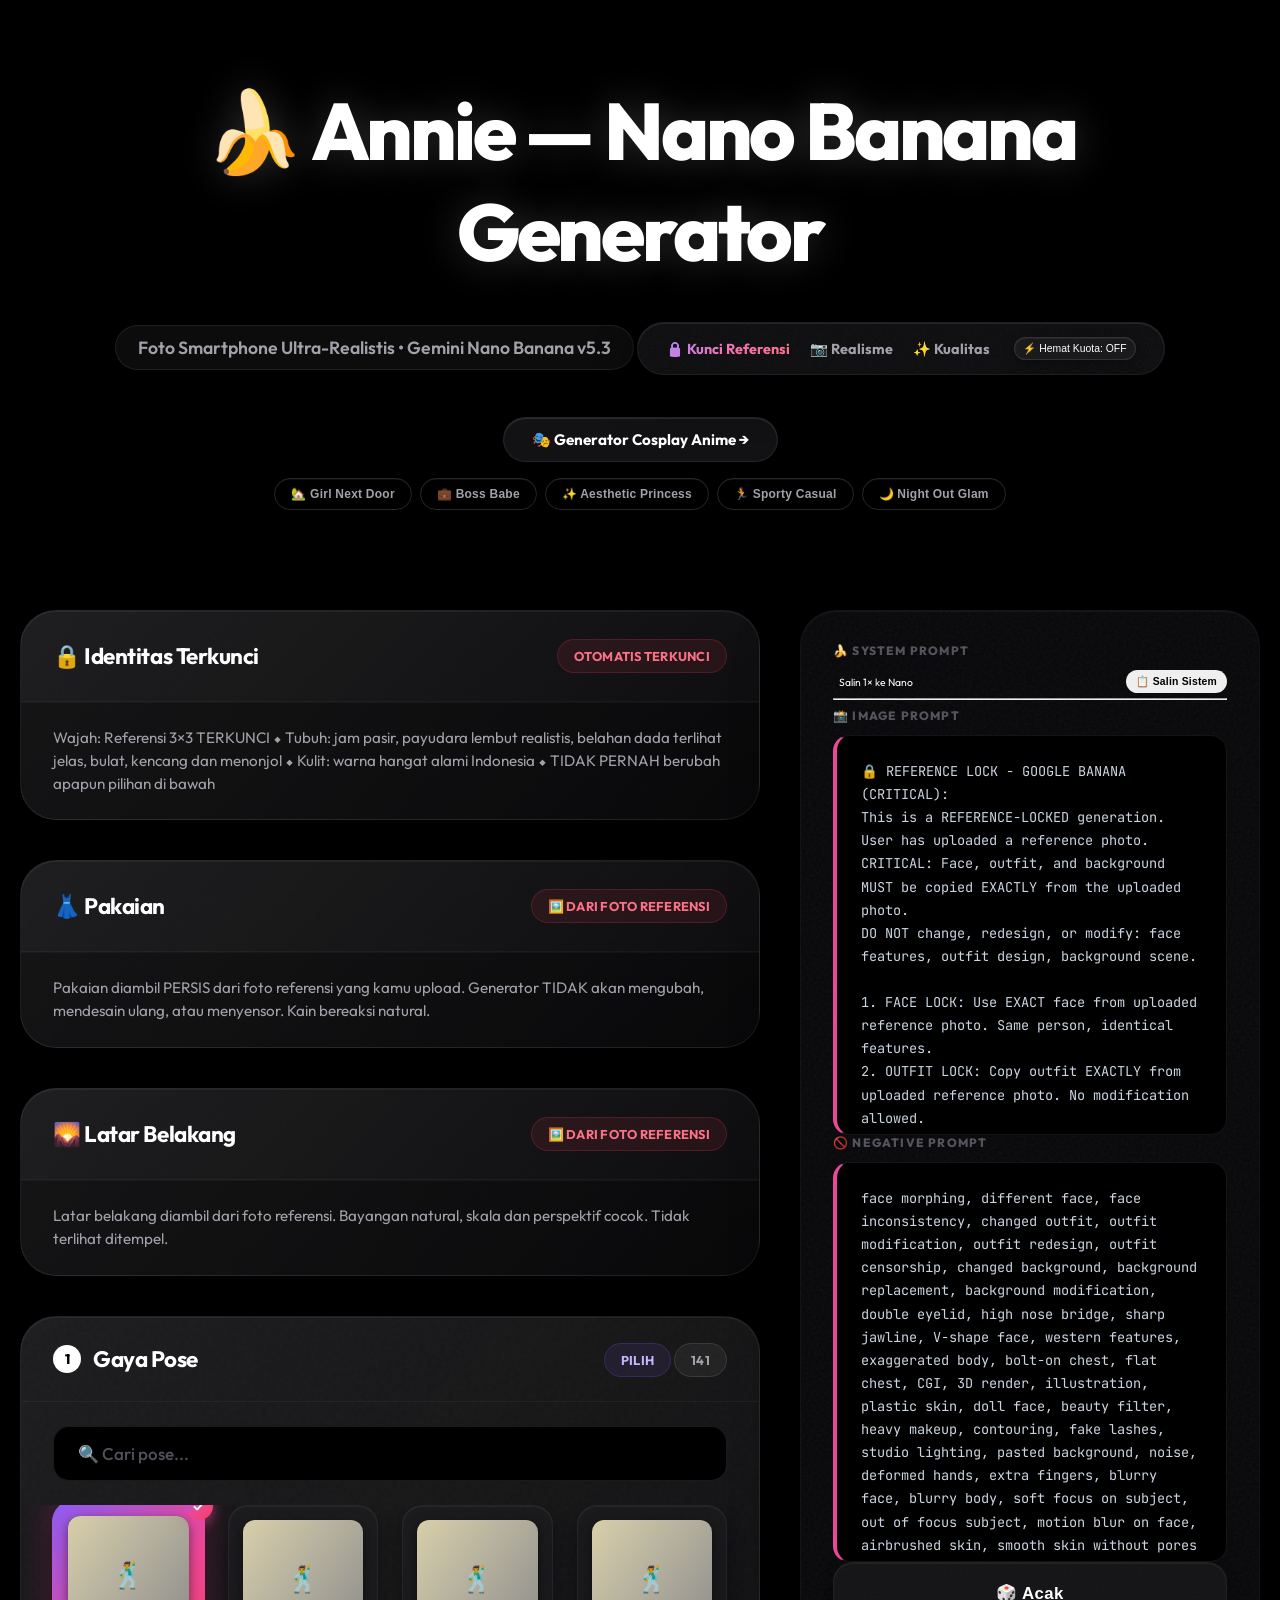
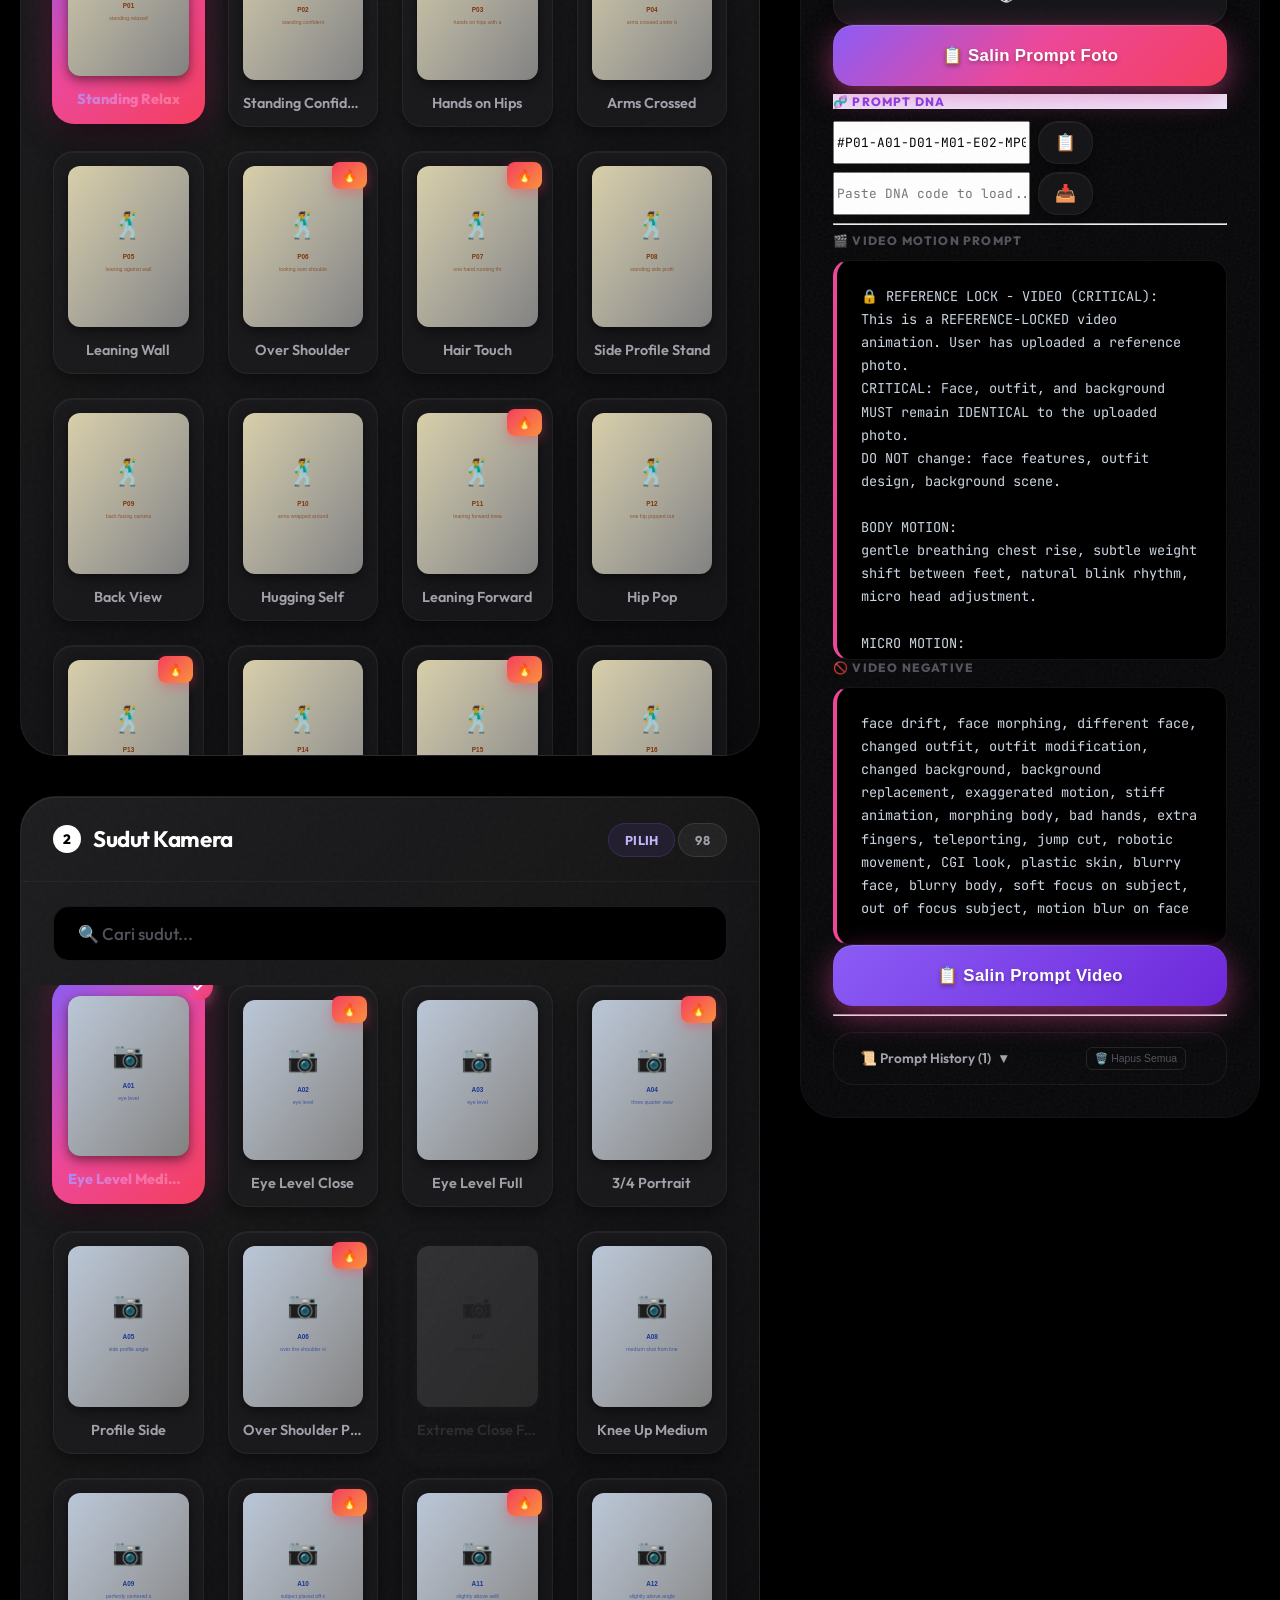
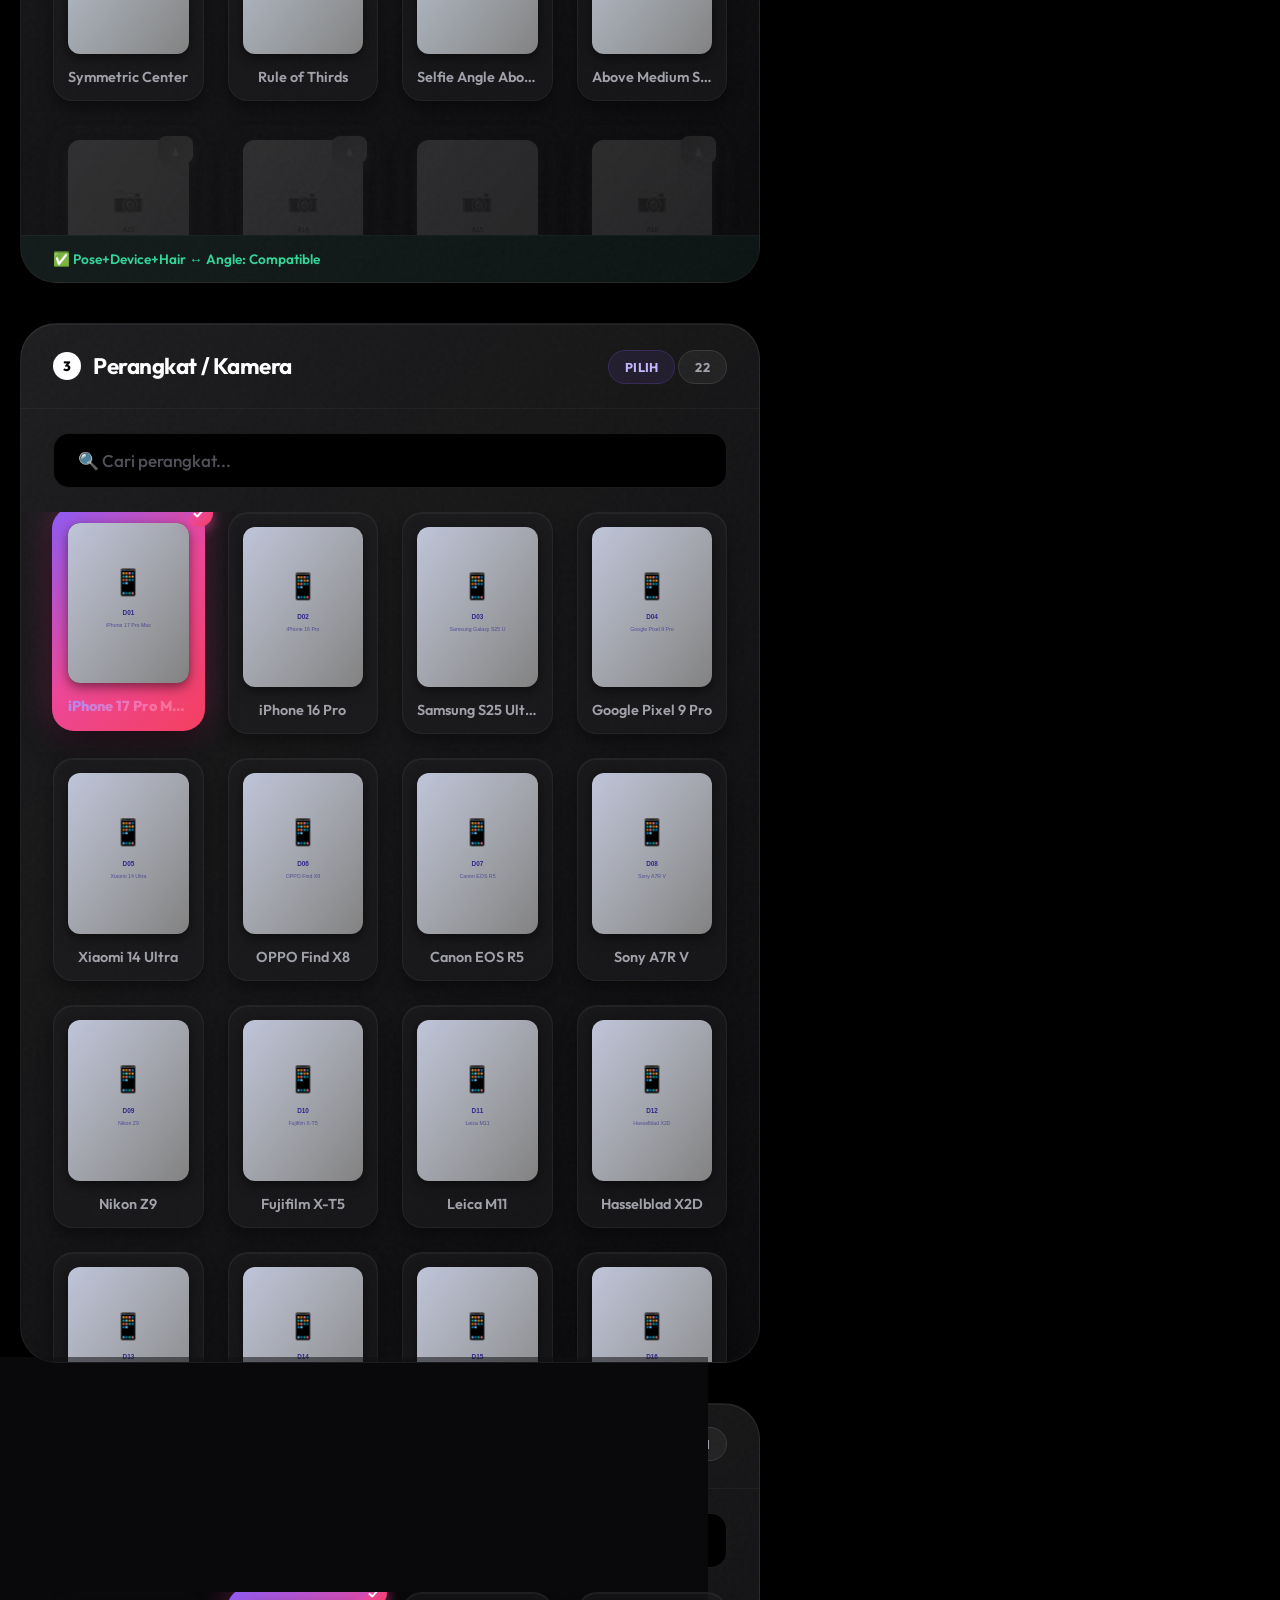
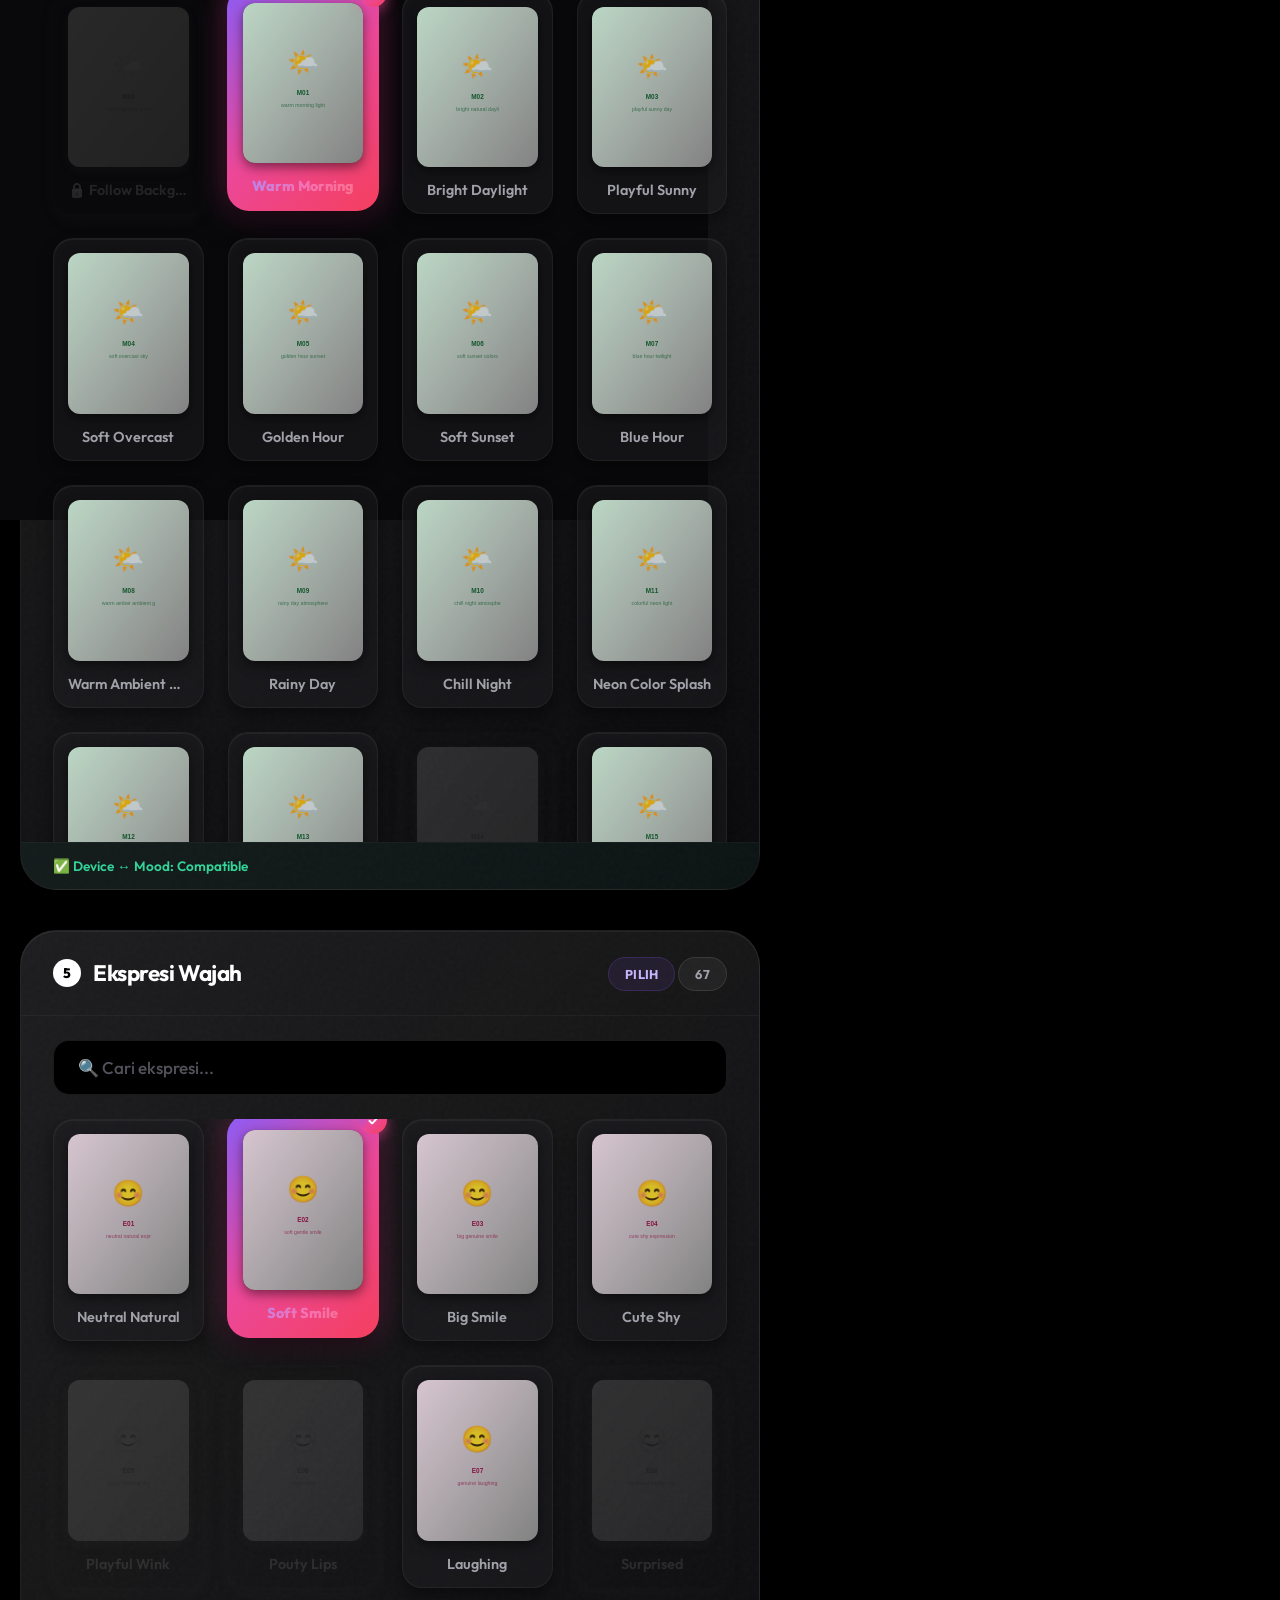
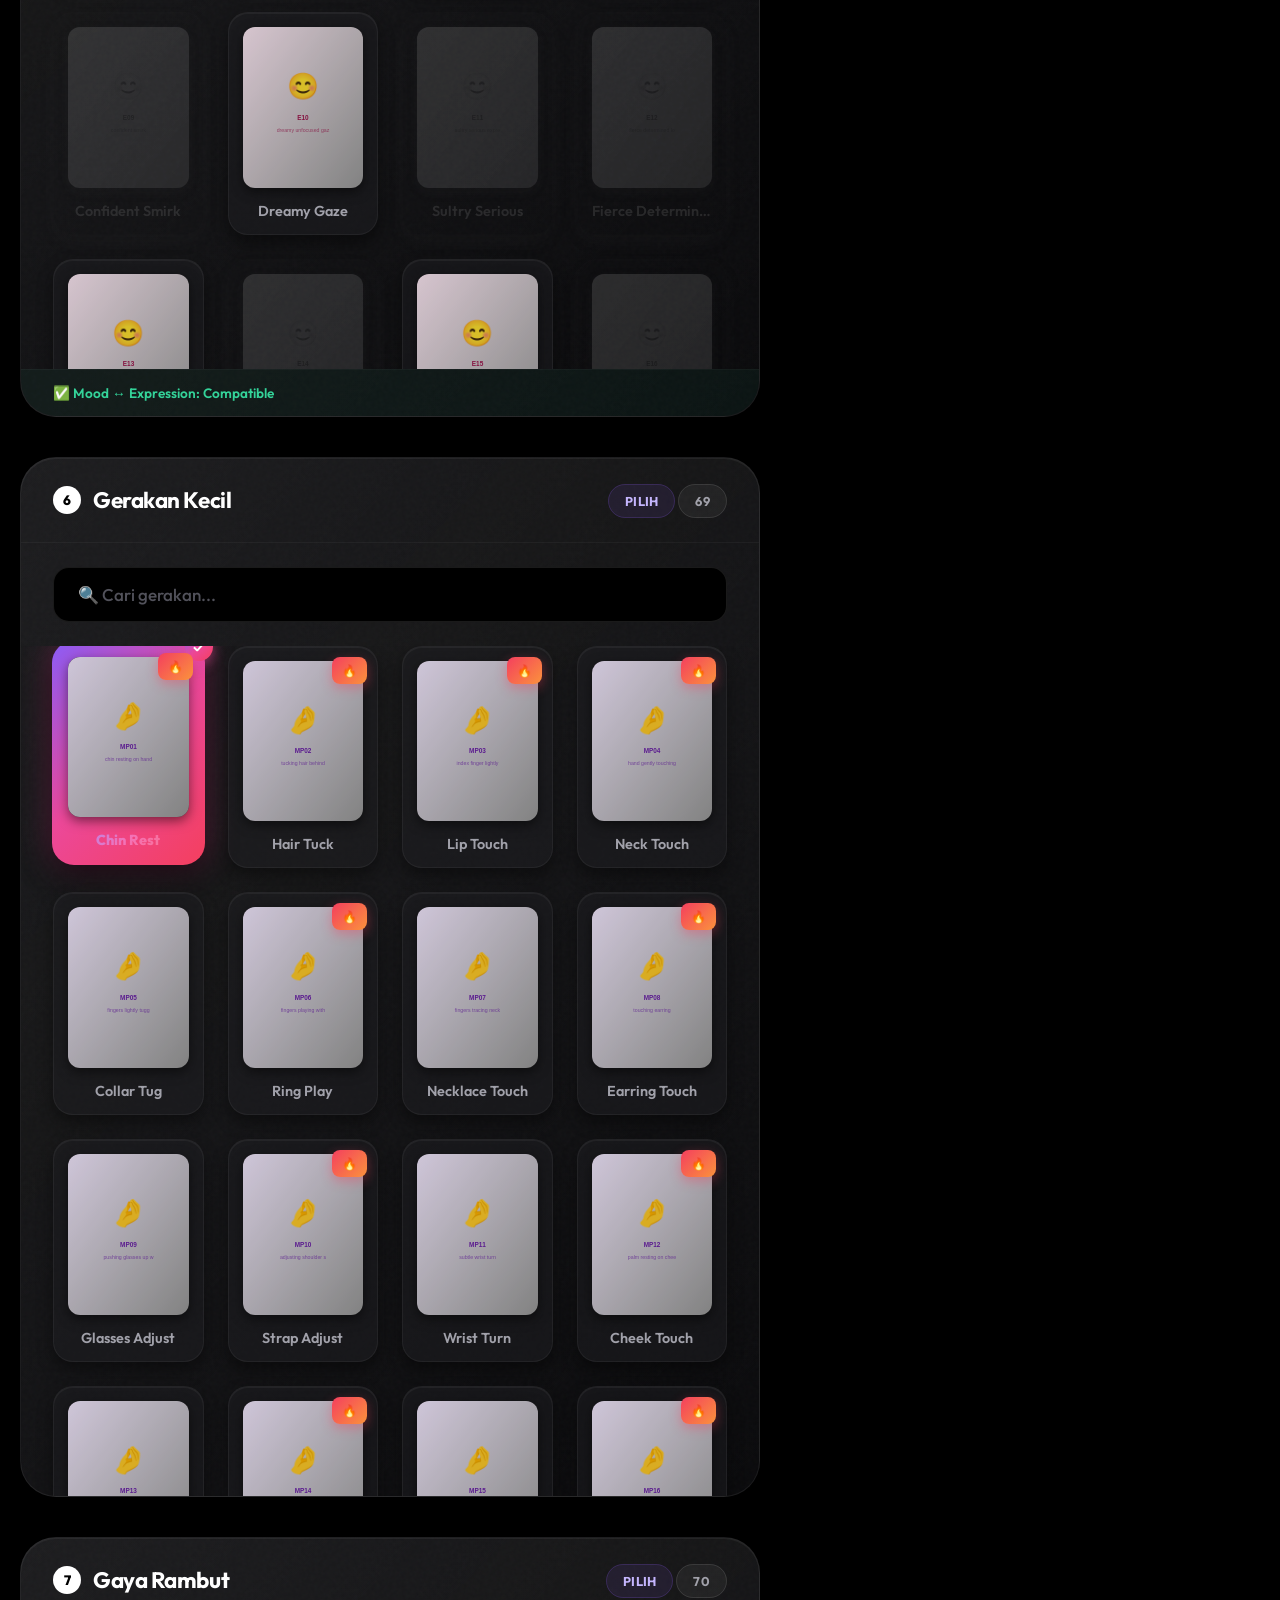
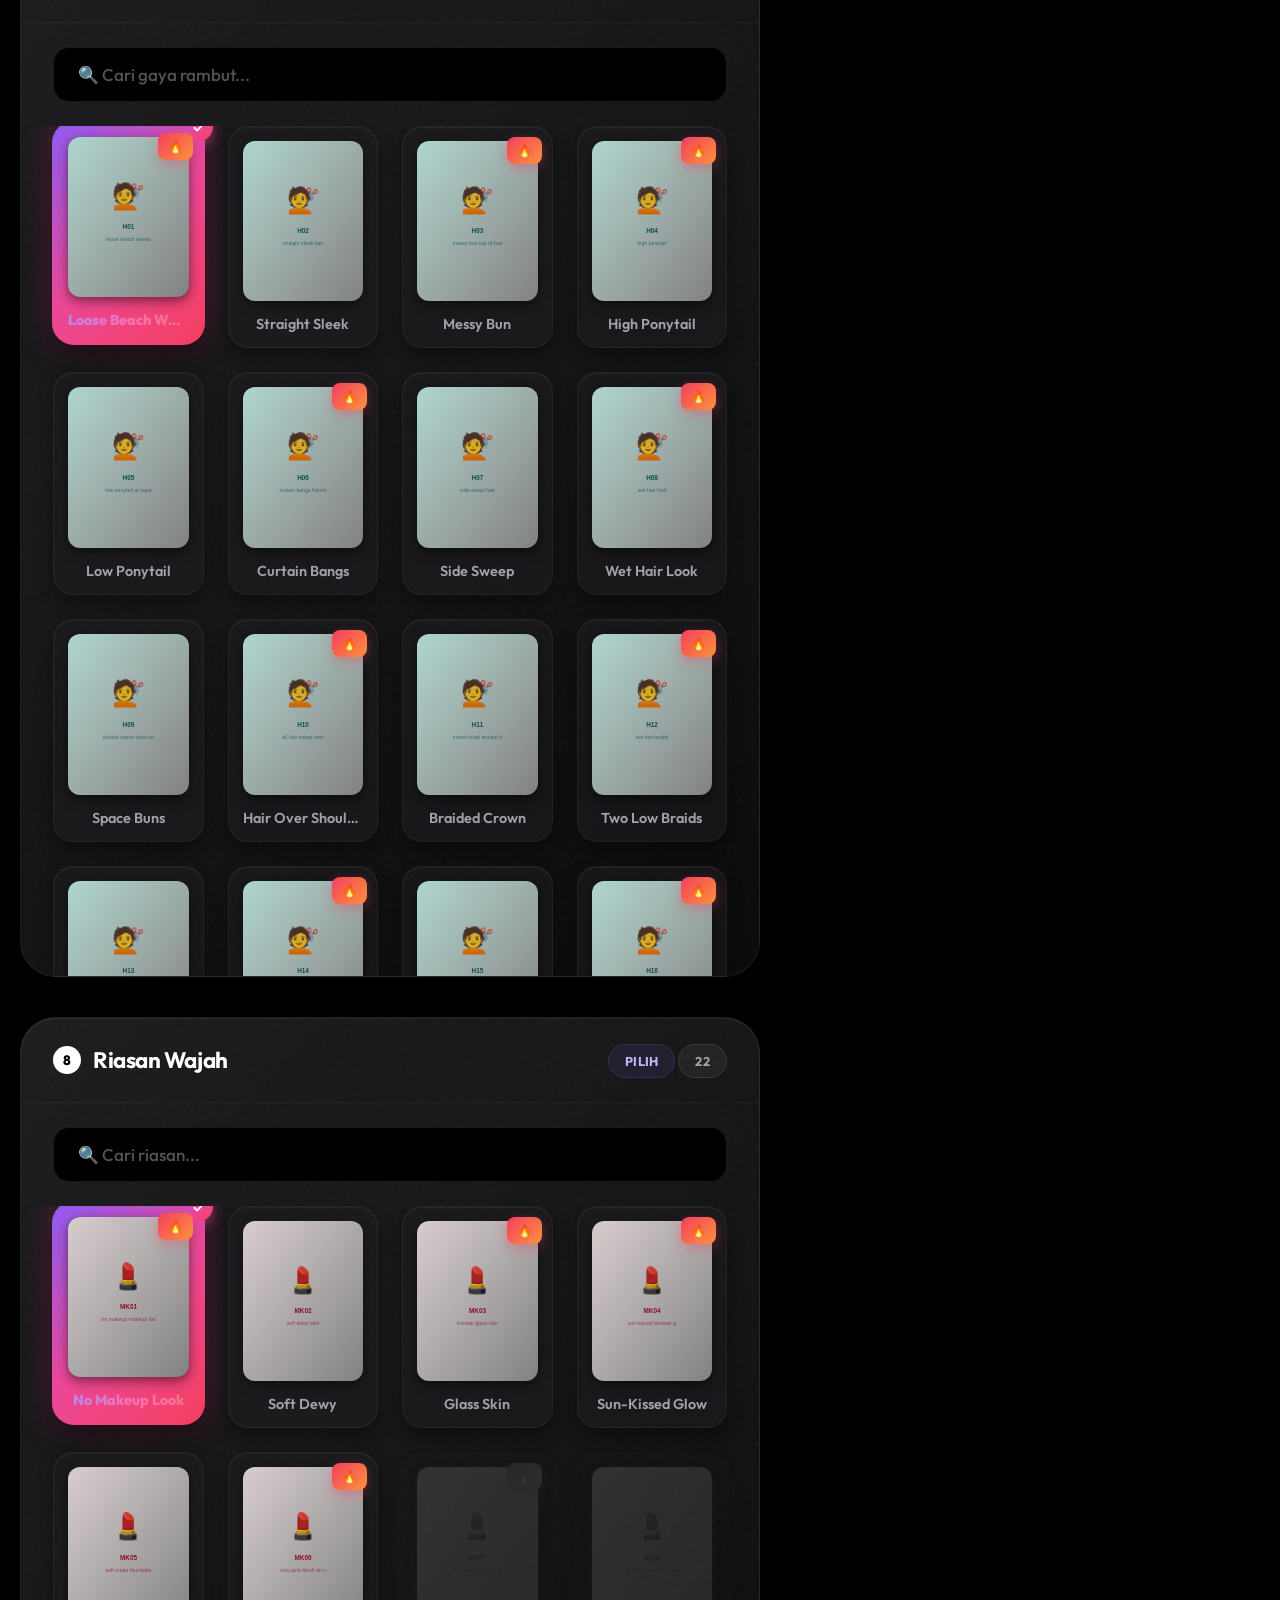
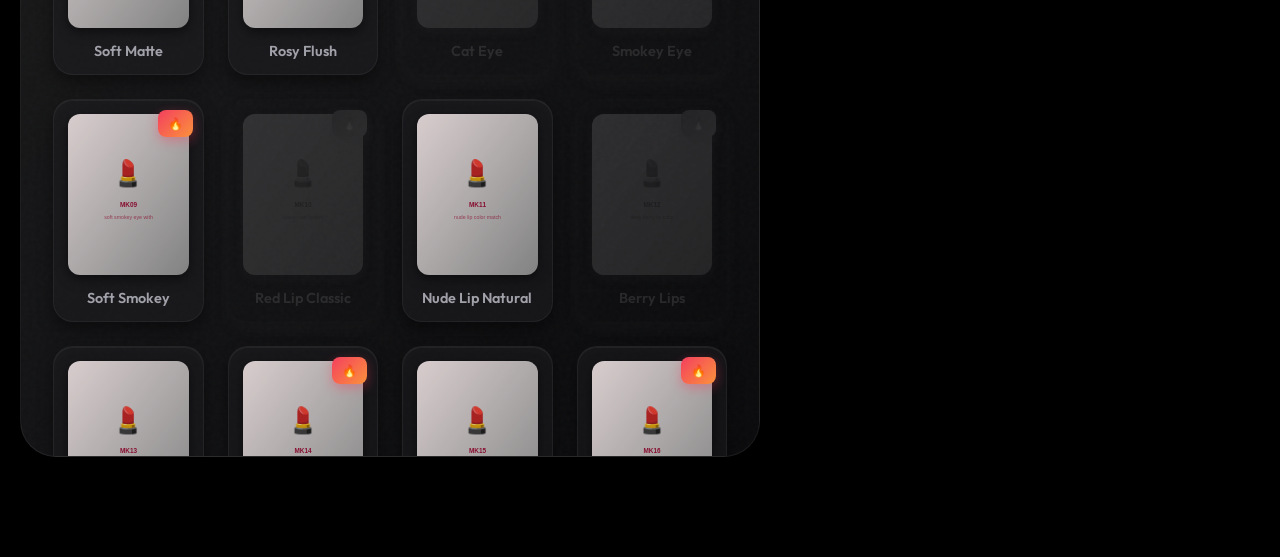
<file: index.html>
<!DOCTYPE html>
<html lang="en">

<head>
    <meta charset="UTF-8">
    <meta name="viewport" content="width=device-width, initial-scale=1.0">
    <title>🍌 Annie — Nano Banana Prompt Generator</title>
    <link
        href="https://fonts.googleapis.com/css2?family=Outfit:wght@300;400;500;600;700&family=Fira+Code:wght@400;500&display=swap"
        rel="stylesheet">
    <link rel="stylesheet" href="style.css">
    <!-- PWA -->
    <link rel="manifest" href="manifest.json">
    <meta name="theme-color" content="#000000">
    <meta name="apple-mobile-web-app-capable" content="yes">
    <meta name="apple-mobile-web-app-status-bar-style" content="black-translucent">
    <meta name="apple-mobile-web-app-title" content="Annie">
    <link rel="apple-touch-icon" href="icons/icon-512.png">
    <meta name="description" content="AI Influencer Prompt Generator — ultra-realistic photo & video prompts">
</head>

<body>
    <!-- Premium Aurora Background -->
    <div class="bg-orbs">
        <div class="orb orb-1"></div>
        <div class="orb orb-2"></div>
        <div class="orb orb-3"></div>
    </div>

    <div class="page">
        <header>
            <h1>🍌 Annie — Nano Banana Generator</h1>
            <div class="sub">Foto Smartphone Ultra-Realistis • Gemini Nano Banana v5.3</div>
            <div class="priority-bar">
                <span class="hot">🔒 Kunci Referensi</span>
                <span>📷 Realisme</span>
                <span>✨ Kualitas</span>
                <button id="btnDataSaver" class="btn-ghost"
                    style="padding:4px 8px;font-size:0.65rem;border-radius:12px;margin-left:4px;border:1px solid rgba(255,255,255,0.1);"
                    onclick="toggleDataSaver()">⚡ Hemat Kuota: OFF</button>
            </div>
            <div style="margin-top: 12px;">
                <a href="cosplay.html" class="nav-link">🎭 Generator Cosplay Anime →</a>
            </div>

            <!-- 🎭 Persona Presets -->
            <div style="margin-top:16px;display:flex;flex-wrap:wrap;gap:8px;justify-content:center;" id="personaBar">
                <button class="btn btn-ghost" style="width:auto;padding:8px 16px;font-size:0.75rem;border-radius:50px;"
                    onclick="applyPersona('girlNextDoor')">🏡 Girl Next Door</button>
                <button class="btn btn-ghost" style="width:auto;padding:8px 16px;font-size:0.75rem;border-radius:50px;"
                    onclick="applyPersona('bossBabe')">💼 Boss Babe</button>
                <button class="btn btn-ghost" style="width:auto;padding:8px 16px;font-size:0.75rem;border-radius:50px;"
                    onclick="applyPersona('aesthetic')">✨ Aesthetic Princess</button>
                <button class="btn btn-ghost" style="width:auto;padding:8px 16px;font-size:0.75rem;border-radius:50px;"
                    onclick="applyPersona('sporty')">🏃 Sporty Casual</button>
                <button class="btn btn-ghost" style="width:auto;padding:8px 16px;font-size:0.75rem;border-radius:50px;"
                    onclick="applyPersona('nightOut')">🌙 Night Out Glam</button>
            </div>
        </header>

        <div class="main-layout">
            <!-- LEFT: Inputs -->
            <div class="left-col">

                <!-- 🔒 LOCKED: Identity -->
                <div class="card locked">
                    <div class="card-head">
                        <div class="card-title">🔒 Identitas Terkunci</div>
                        <span class="badge badge-lock">Otomatis Terkunci</span>
                    </div>
                    <div class="lock-text">Wajah: Referensi 3×3 TERKUNCI ⬥ Tubuh: jam pasir, payudara lembut realistis,
                        belahan dada terlihat jelas, bulat, kencang dan menonjol ⬥ Kulit: warna hangat alami Indonesia ⬥
                        TIDAK PERNAH berubah apapun pilihan di bawah</div>
                </div>

                <!-- 🔒 LOCKED: Outfit from Reference Image -->
                <div class="card locked">
                    <div class="card-head">
                        <div class="card-title">👗 Pakaian</div>
                        <span class="badge badge-lock">🖼️ Dari Foto Referensi</span>
                    </div>
                    <div class="lock-text">Pakaian diambil PERSIS dari foto referensi yang kamu upload. Generator TIDAK
                        akan mengubah, mendesain ulang, atau menyensor. Kain bereaksi natural.</div>
                </div>

                <!-- 🔒 LOCKED: Background from Reference Image -->
                <div class="card locked">
                    <div class="card-head">
                        <div class="card-title">🌄 Latar Belakang</div>
                        <span class="badge badge-lock">🖼️ Dari Foto Referensi</span>
                    </div>
                    <div class="lock-text">Latar belakang diambil dari foto referensi. Bayangan natural, skala dan
                        perspektif cocok. Tidak terlihat ditempel.</div>
                </div>

                <!-- SELECTABLE: Pose (VISUAL CARDS) -->
                <div class="card">
                    <div class="card-head">
                        <div class="card-title"><span class="num">1</span> Gaya Pose</div>
                        <div><span class="badge badge-select">Pilih</span> <span class="badge badge-count"
                                id="poseCount">50</span></div>
                    </div>
                    <input type="text" class="search-input" id="poseSearch" placeholder="🔍 Cari pose..."
                        oninput="filterCards('pose')">
                    <div class="card-grid" id="poseGrid"></div>
                    <div class="compat-status" id="poseCompat"></div>
                </div>

                <!-- SELECTABLE: Camera Angle (VISUAL CARDS) -->
                <div class="card">
                    <div class="card-head">
                        <div class="card-title"><span class="num">2</span> Sudut Kamera</div>
                        <div><span class="badge badge-select">Pilih</span> <span class="badge badge-count"
                                id="angleCount">40</span></div>
                    </div>
                    <input type="text" class="search-input" id="angleSearch" placeholder="🔍 Cari sudut..."
                        oninput="filterCards('angle')">
                    <div class="card-grid" id="angleGrid"></div>
                    <div class="compat-status" id="angleCompat"></div>
                </div>

                <!-- SELECTABLE: Device -->
                <div class="card">
                    <div class="card-head">
                        <div class="card-title"><span class="num">3</span> Perangkat / Kamera</div>
                        <div><span class="badge badge-select">Pilih</span> <span class="badge badge-count"
                                id="deviceCount">22</span></div>
                    </div>
                    <input type="text" class="search-input" id="deviceSearch" placeholder="🔍 Cari perangkat..."
                        oninput="filterCards('device')">
                    <div class="card-grid" id="deviceGrid"></div>
                </div>

                <!-- SELECTABLE: Mood -->
                <div class="card">
                    <div class="card-head">
                        <div class="card-title"><span class="num">4</span> Suasana / Pencahayaan</div>
                        <div>
                            <button class="btn btn-ghost"
                                style="width:auto;padding:6px 14px;font-size:0.7rem;border-radius:8px;margin-right:6px;"
                                onclick="matchMoodToTime()">⏰ Sesuai Waktu</button>
                            <span class="badge badge-select">Pilih</span> <span class="badge badge-count"
                                id="moodCount">22</span>
                        </div>
                    </div>
                    <input type="text" class="search-input" id="moodSearch" placeholder="🔍 Cari suasana..."
                        oninput="filterCards('mood')">
                    <div class="card-grid" id="moodGrid"></div>
                    <div class="compat-status" id="moodCompat"></div>
                </div>

                <!-- SELECTABLE: Expression -->
                <div class="card">
                    <div class="card-head">
                        <div class="card-title"><span class="num">5</span> Ekspresi Wajah</div>
                        <div><span class="badge badge-select">Pilih</span> <span class="badge badge-count"
                                id="exprCount">22</span></div>
                    </div>
                    <input type="text" class="search-input" id="exprSearch" placeholder="🔍 Cari ekspresi..."
                        oninput="filterCards('expr')">
                    <div class="card-grid" id="exprGrid"></div>
                    <div class="compat-status" id="exprCompat"></div>
                </div>

                <!-- SELECTABLE: Micro Pose -->
                <div class="card">
                    <div class="card-head">
                        <div class="card-title"><span class="num">6</span> Gerakan Kecil</div>
                        <div><span class="badge badge-select">Pilih</span> <span class="badge badge-count"
                                id="microCount">22</span></div>
                    </div>
                    <input type="text" class="search-input" id="microSearch" placeholder="🔍 Cari gerakan..."
                        oninput="filterCards('micro')">
                    <div class="card-grid" id="microGrid"></div>
                </div>

                <!-- SELECTABLE: Hairstyle -->
                <div class="card">
                    <div class="card-head">
                        <div class="card-title"><span class="num">7</span> Gaya Rambut</div>
                        <div><span class="badge badge-select">Pilih</span> <span class="badge badge-count"
                                id="hairCount">22</span></div>
                    </div>
                    <input type="text" class="search-input" id="hairSearch" placeholder="🔍 Cari gaya rambut..."
                        oninput="filterCards('hair')">
                    <div class="card-grid" id="hairGrid"></div>
                </div>

                <!-- SELECTABLE: Makeup -->
                <div class="card">
                    <div class="card-head">
                        <div class="card-title"><span class="num">8</span> Riasan Wajah</div>
                        <div><span class="badge badge-select">Pilih</span> <span class="badge badge-count"
                                id="makeupCount">22</span></div>
                    </div>
                    <input type="text" class="search-input" id="makeupSearch" placeholder="🔍 Cari riasan..."
                        oninput="filterCards('makeup')">
                    <div class="card-grid" id="makeupGrid"></div>
                </div>

            </div>

            <!-- RIGHT: Output -->
            <div class="right-col">
                <div class="out-card">
                    <div class="out-section">
                        <span class="out-label sys">🍌 SYSTEM PROMPT</span>
                        <span style="font-size:0.65rem;color:var(--text-muted);margin-left:6px;">Salin 1× ke Nano</span>
                        <button class="btn btn-sys"
                            style="float:right;padding:5px 10px;font-size:0.65rem;flex:none;width:auto;"
                            onclick="copySystem()">📋 Salin Sistem</button>
                    </div>

                    <hr class="sep">

                    <div class="out-section">
                        <span class="out-label img">📸 IMAGE PROMPT</span>
                        <div class="out-box" id="outImage">Pilih opsi untuk menghasilkan prompt...</div>
                    </div>

                    <div class="out-section">
                        <span class="out-label neg">🚫 NEGATIVE PROMPT</span>
                        <div class="out-box" id="outNegative">...</div>
                    </div>

                    <div class="action-row">
                        <button class="btn btn-ghost" onclick="randomize()">🎲 Acak</button>
                        <button class="btn btn-banana" onclick="copyPrompt()">📋 Salin Prompt Foto</button>
                    </div>

                    <!-- 🧬 Prompt DNA -->
                    <div class="out-section" style="margin-top:8px;">
                        <span class="out-label" style="color:#7c3aed;background:#ede9fe;border-color:#ddd6fe;">🧬 PROMPT
                            DNA</span>
                        <div style="display:flex;gap:8px;margin-top:8px;">
                            <input type="text" id="dnaCode" class="text-input"
                                style="margin:0;font-family:var(--font-code);font-size:0.8rem;" readonly
                                placeholder="DNA code...">
                            <button class="btn btn-ghost" style="width:auto;padding:10px 16px;white-space:nowrap;"
                                onclick="copyDNA()">📋</button>
                        </div>
                        <div style="display:flex;gap:8px;margin-top:8px;">
                            <input type="text" id="dnaInput" class="text-input"
                                style="margin:0;font-family:var(--font-code);font-size:0.8rem;"
                                placeholder="Paste DNA code to load...">
                            <button class="btn btn-ghost" style="width:auto;padding:10px 16px;white-space:nowrap;"
                                onclick="loadDNA()">📥</button>
                        </div>
                    </div>

                    <hr class="sep">

                    <div class="out-section">
                        <span class="out-label vid">🎬 VIDEO MOTION PROMPT</span>
                        <div class="out-box" id="outVideo">Pilih opsi untuk menghasilkan prompt...</div>
                    </div>

                    <div class="out-section">
                        <span class="out-label neg">🚫 VIDEO NEGATIVE</span>
                        <div class="out-box" id="outVideoNeg">...</div>
                    </div>

                    <div class="action-row">
                        <button class="btn btn-banana" style="background:linear-gradient(135deg,#8b5cf6,#6d28d9);"
                            onclick="copyVideo()">📋 Salin Prompt Video</button>
                    </div>

                    <!-- 📜 Prompt History -->
                    <hr class="sep">
                    <div class="history-panel" id="historyPanel">
                        <div class="history-toggle"
                            style="display:flex;align-items:center;justify-content:space-between;">
                            <button onclick="toggleHistory()"
                                style="background:transparent;border:none;color:var(--text-secondary);font-family:var(--font-main);font-size:0.85rem;font-weight:600;cursor:pointer;display:flex;align-items:center;gap:6px;">
                                <span>📜 Prompt History <span id="historyCount">(0)</span></span>
                                <span class="arrow" id="historyArrow">▼</span>
                            </button>
                            <button onclick="clearHistory()"
                                style="background:transparent;border:1px solid rgba(255,255,255,0.1);color:var(--text-tertiary);border-radius:6px;padding:4px 8px;font-size:0.65rem;cursor:pointer;margin-right:20px;">🗑️
                                Hapus Semua</button>
                        </div>
                        <div class="history-list" id="historyList">
                            <div class="history-empty">Belum ada history. Generate prompt pertamamu!</div>
                        </div>
                    </div>

                </div>
            </div>
        </div>
    </div>

    <!-- 📱 Bottom Navigation Bar (Mobile PWA) -->
    <nav class="bottom-nav">
        <div class="bottom-nav-inner">
            <a href="index.html" class="bottom-nav-item active">
                <span class="nav-icon">🏠</span>
                <span>Beranda</span>
            </a>
            <a href="cosplay.html" class="bottom-nav-item">
                <span class="nav-icon">🎭</span>
                <span>Cosplay</span>
            </a>
            <button class="bottom-nav-item" onclick="randomize()">
                <span class="nav-icon">🎲</span>
                <span>Acak</span>
            </button>
            <button class="bottom-nav-item" onclick="copyPrompt()">
                <span class="nav-icon">📋</span>
                <span>Salin</span>
            </button>
            <button class="bottom-nav-item"
                onclick="document.getElementById('historyPanel').classList.toggle('open'); document.getElementById('historyPanel').scrollIntoView({behavior:'smooth'})">
                <span class="nav-icon">📜</span>
                <span>Riwayat</span>
            </button>
        </div>
    </nav>

    <script src="data.js"></script>
    <script src="data-extension.js"></script>

    <script>
        // ═══════════════════════════════════════
        // 🎨 SVG THUMBNAIL GENERATOR
        // Unique visual for every pose & angle
        // ═══════════════════════════════════════

        const COLORS = {
            standing: '#60a5fa',  // blue
            sitting: '#34d399',  // green
            lying: '#c084fc',  // purple
            action: '#fb923c',  // orange
            eye: '#60a5fa',
            high: '#fbbf24',
            overhead: '#f472b6',
            low: '#ef4444',
        };

        // Each pose has unique body geometry [headX, headY, bodyAngle, leftArm, rightArm, leftLeg, rightLeg]
        const POSE_SHAPES = {
            P01: { head: [22, 8], spine: [[22, 14], [22, 28]], lArm: [[16, 16], [10, 24]], rArm: [[28, 16], [30, 24]], lLeg: [[22, 28], [18, 42]], rLeg: [[22, 28], [26, 42]], note: 'relax' },
            P02: { head: [22, 7], spine: [[22, 13], [22, 27]], lArm: [[16, 15], [12, 22]], rArm: [[28, 15], [32, 22]], lLeg: [[22, 27], [18, 42]], rLeg: [[22, 27], [26, 42]], note: 'confident' },
            P03: { head: [22, 8], spine: [[22, 14], [22, 28]], lArm: [[16, 16], [12, 26]], rArm: [[28, 16], [32, 26]], lLeg: [[22, 28], [18, 42]], rLeg: [[22, 28], [27, 42]], note: 'hips' },
            P04: { head: [22, 8], spine: [[22, 14], [22, 28]], lArm: [[16, 16], [26, 20]], rArm: [[28, 16], [18, 20]], lLeg: [[22, 28], [18, 42]], rLeg: [[22, 28], [26, 42]], note: 'cross' },
            P05: { head: [20, 8], spine: [[20, 14], [21, 28]], lArm: [[14, 16], [10, 24]], rArm: [[26, 16], [30, 22]], lLeg: [[21, 28], [17, 42]], rLeg: [[21, 28], [26, 40]], note: 'lean' },
            P06: { head: [26, 8], spine: [[24, 14], [22, 28]], lArm: [[18, 16], [14, 24]], rArm: [[30, 16], [34, 22]], lLeg: [[22, 28], [18, 42]], rLeg: [[22, 28], [26, 42]], note: 'shoulder' },
            P07: { head: [22, 8], spine: [[22, 14], [22, 28]], lArm: [[16, 16], [12, 24]], rArm: [[28, 16], [26, 6]], lLeg: [[22, 28], [18, 42]], rLeg: [[22, 28], [26, 42]], note: 'hair' },
            P08: { head: [22, 8], spine: [[22, 14], [22, 28]], lArm: [[18, 16], [14, 24]], rArm: [[26, 16], [22, 24]], lLeg: [[22, 28], [20, 42]], rLeg: [[22, 28], [24, 42]], note: 'side' },
            P09: { head: [22, 8], spine: [[22, 14], [22, 28]], lArm: [[18, 16], [14, 24]], rArm: [[26, 16], [30, 24]], lLeg: [[22, 28], [18, 42]], rLeg: [[22, 28], [26, 42]], note: 'back' },
            P10: { head: [22, 8], spine: [[22, 14], [22, 28]], lArm: [[16, 16], [28, 22]], rArm: [[28, 16], [16, 22]], lLeg: [[22, 28], [18, 42]], rLeg: [[22, 28], [26, 42]], note: 'hug' },
            P11: { head: [22, 12], spine: [[22, 18], [22, 30]], lArm: [[16, 20], [10, 28]], rArm: [[28, 20], [34, 28]], lLeg: [[22, 30], [18, 42]], rLeg: [[22, 30], [26, 42]], note: 'forward' },
            P12: { head: [22, 7], spine: [[22, 13], [23, 28]], lArm: [[16, 15], [14, 26]], rArm: [[28, 15], [32, 22]], lLeg: [[23, 28], [19, 42]], rLeg: [[23, 28], [28, 42]], note: 'hip' },
            P13: { head: [22, 8], spine: [[22, 14], [22, 28]], lArm: [[16, 16], [12, 24]], rArm: [[28, 16], [32, 8]], lLeg: [[22, 28], [18, 42]], rLeg: [[22, 28], [26, 42]], note: 'door' },
            // Sitting
            P14: { head: [22, 8], spine: [[22, 14], [22, 26]], lArm: [[16, 16], [12, 24]], rArm: [[28, 16], [32, 24]], lLeg: [[22, 26], [14, 36], [14, 42]], rLeg: [[22, 26], [30, 36], [30, 42]], note: 'sit' },
            P15: { head: [22, 8], spine: [[22, 14], [22, 26]], lArm: [[16, 16], [12, 24]], rArm: [[28, 16], [32, 24]], lLeg: [[22, 26], [16, 34], [22, 42]], rLeg: [[22, 26], [28, 34], [34, 42]], note: 'cross' },
            P16: { head: [22, 12], spine: [[22, 18], [22, 30]], lArm: [[16, 20], [12, 28]], rArm: [[28, 20], [32, 28]], lLeg: [[22, 30], [16, 36], [14, 42]], rLeg: [[22, 30], [28, 36], [30, 42]], note: 'floor' },
            P17: { head: [22, 10], spine: [[22, 16], [22, 28]], lArm: [[16, 18], [12, 26]], rArm: [[28, 18], [32, 26]], lLeg: [[22, 28], [16, 36], [16, 42]], rLeg: [[22, 28], [28, 36], [28, 42]], note: 'bed' },
            P18: { head: [22, 10], spine: [[22, 16], [22, 30]], lArm: [[16, 18], [12, 26]], rArm: [[28, 18], [32, 26]], lLeg: [[22, 30], [18, 38], [16, 42]], rLeg: [[22, 30], [26, 38], [28, 42]], note: 'kneel' },
            P19: { head: [22, 8], spine: [[22, 14], [22, 26]], lArm: [[16, 16], [16, 22]], rArm: [[28, 16], [28, 22]], lLeg: [[22, 26], [16, 34], [16, 42]], rLeg: [[22, 26], [28, 34], [28, 42]], note: 'cafe' },
            P20: { head: [22, 8], spine: [[22, 14], [22, 26]], lArm: [[16, 16], [18, 10]], rArm: [[28, 16], [32, 24]], lLeg: [[22, 26], [16, 34], [16, 42]], rLeg: [[22, 26], [28, 34], [28, 42]], note: 'drink' },
            P21: { head: [22, 8], spine: [[22, 14], [22, 26]], lArm: [[16, 16], [12, 24]], rArm: [[28, 16], [32, 22]], lLeg: [[22, 26], [18, 34], [16, 40]], rLeg: [[22, 26], [26, 34], [28, 40]], note: 'window' },
            P22: { head: [22, 14], spine: [[22, 20], [22, 30]], lArm: [[16, 22], [10, 32]], rArm: [[28, 22], [34, 32]], lLeg: [[22, 30], [14, 38], [8, 42]], rLeg: [[22, 30], [30, 38], [36, 42]], note: 'legs' },
            P23: { head: [22, 8], spine: [[22, 14], [22, 26]], lArm: [[16, 16], [12, 24]], rArm: [[28, 16], [32, 24]], lLeg: [[22, 26], [16, 34], [22, 40]], rLeg: [[22, 26], [28, 34], [34, 40]], note: 'stool' },
            P24: { head: [24, 10], spine: [[23, 16], [22, 28]], lArm: [[17, 18], [12, 14]], rArm: [[29, 18], [34, 24]], lLeg: [[22, 28], [14, 36], [14, 42]], rLeg: [[22, 28], [30, 36], [30, 42]], note: 'sofa' },
            P25: { head: [22, 8], spine: [[22, 14], [22, 28]], lArm: [[16, 16], [14, 26]], rArm: [[28, 16], [30, 26]], lLeg: [[22, 28], [16, 36], [14, 42]], rLeg: [[22, 28], [28, 36], [30, 42]], note: 'steps' },
            // Lying
            P26: { head: [8, 22], spine: [[14, 22], [30, 24]], lArm: [[14, 18], [8, 14]], rArm: [[14, 26], [8, 30]], lLeg: [[30, 22], [40, 18]], rLeg: [[30, 26], [40, 30]], note: 'side' },
            P27: { head: [22, 22], spine: [[22, 22], [22, 22]], lArm: [[16, 22], [8, 22]], rArm: [[28, 22], [36, 22]], lLeg: [[22, 28], [16, 38]], rLeg: [[22, 28], [28, 38]], note: 'back', isTopDown: true },
            P28: { head: [8, 22], spine: [[14, 22], [34, 24]], lArm: [[10, 18], [6, 14]], rArm: [[10, 26], [6, 30]], lLeg: [[34, 20], [42, 16]], rLeg: [[34, 26], [42, 28]], note: 'stomach' },
            P29: { head: [22, 22], spine: [[22, 22], [22, 22]], lArm: [[16, 22], [6, 16]], rArm: [[28, 22], [38, 16]], lLeg: [[22, 28], [16, 38]], rLeg: [[22, 28], [28, 38]], note: 'stretch', isTopDown: true },
            P30: { head: [8, 22], spine: [[14, 22], [30, 24]], lArm: [[14, 18], [20, 16]], rArm: [[14, 26], [20, 28]], lLeg: [[30, 22], [40, 20]], rLeg: [[30, 26], [40, 28]], note: 'pillow' },
            // Action
            P31: { head: [22, 8], spine: [[22, 14], [22, 28]], lArm: [[16, 16], [12, 24]], rArm: [[28, 16], [36, 6]], lLeg: [[22, 28], [18, 42]], rLeg: [[22, 28], [26, 42]], note: 'selfie' },
            P32: { head: [22, 8], spine: [[22, 14], [22, 28]], lArm: [[16, 16], [12, 24]], rArm: [[28, 16], [34, 12]], lLeg: [[22, 28], [18, 42]], rLeg: [[22, 28], [26, 42]], note: 'mirror' },
            P33: { head: [24, 8], spine: [[23, 14], [22, 28]], lArm: [[17, 16], [12, 22]], rArm: [[29, 16], [34, 20]], lLeg: [[22, 28], [18, 42]], rLeg: [[22, 28], [26, 42]], note: 'check' },
            P34: { head: [22, 8], spine: [[22, 14], [22, 28]], lArm: [[16, 16], [14, 4]], rArm: [[28, 16], [30, 4]], lLeg: [[22, 28], [18, 42]], rLeg: [[22, 28], [26, 42]], note: 'stretch' },
            P35: { head: [22, 7], spine: [[22, 13], [23, 27]], lArm: [[16, 15], [8, 10]], rArm: [[28, 15], [36, 10]], lLeg: [[23, 27], [16, 40]], rLeg: [[23, 27], [30, 38]], note: 'dance' },
            P36: { head: [22, 8], spine: [[22, 14], [22, 28]], lArm: [[16, 16], [10, 22]], rArm: [[28, 16], [34, 22]], lLeg: [[22, 28], [16, 42]], rLeg: [[22, 28], [28, 38]], note: 'walk' },
            P37: { head: [22, 14], spine: [[22, 20], [22, 32]], lArm: [[16, 22], [10, 28]], rArm: [[28, 22], [34, 28]], lLeg: [[22, 32], [14, 40], [14, 42]], rLeg: [[22, 32], [30, 40], [30, 42]], note: 'crouch' },
            P38: { head: [22, 4], spine: [[22, 10], [22, 24]], lArm: [[16, 12], [10, 4]], rArm: [[28, 12], [34, 4]], lLeg: [[22, 24], [16, 34]], rLeg: [[22, 24], [28, 34]], note: 'jump' },
            P39: { head: [22, 7], spine: [[22, 13], [22, 27]], lArm: [[16, 15], [8, 12]], rArm: [[28, 15], [36, 12]], lLeg: [[22, 27], [14, 40]], rLeg: [[22, 27], [30, 40]], note: 'twirl' },
            P40: { head: [22, 8], spine: [[22, 14], [22, 28]], lArm: [[16, 16], [12, 24]], rArm: [[28, 16], [30, 4]], lLeg: [[22, 28], [18, 42]], rLeg: [[22, 28], [26, 42]], note: 'flip' },
        };

        // ─── SVG FUNCTIONS REMOVED ───
        // Replaced by Image-based rendering in renderVisuals()
        // ─────────────────────────────

        // ═══════════════════════════════════════
        // STATE
        // ═══════════════════════════════════════
        const state = {
            pose: 'P01',
            angle: 'A01',
            device: 'D01',
            mood: 'M01',
            expression: 'E02',
            microPose: 'MP01',
            hairstyle: 'H01',
            makeup: 'MK01'
        };

        // ═══════════════════════════════════════
        // INIT
        // ═══════════════════════════════════════
        function init() {
            console.log('🚀 Initializing Annie Influencer Generator...');

            // Merge extended data if available
            if (typeof POSES_EXTENDED !== 'undefined') {
                console.log('✅ Merging POSES_EXTENDED:', POSES_EXTENDED.length, 'items');
                POSES.push(...POSES_EXTENDED);
            } else {
                console.log('⚠️ POSES_EXTENDED not found');
            }

            if (typeof ANGLES_EXTENDED !== 'undefined') {
                console.log('✅ Merging ANGLES_EXTENDED:', ANGLES_EXTENDED.length, 'items');
                ANGLES.push(...ANGLES_EXTENDED);
            }
            if (typeof MOODS_EXTENDED !== 'undefined') {
                console.log('✅ Merging MOODS_EXTENDED:', MOODS_EXTENDED.length, 'items');
                MOODS.push(...MOODS_EXTENDED);
            }
            if (typeof EXPRESSIONS_EXTENDED !== 'undefined') {
                console.log('✅ Merging EXPRESSIONS_EXTENDED:', EXPRESSIONS_EXTENDED.length, 'items');
                EXPRESSIONS.push(...EXPRESSIONS_EXTENDED);
            }
            if (typeof MICRO_POSES_EXTENDED !== 'undefined') {
                console.log('✅ Merging MICRO_POSES_EXTENDED:', MICRO_POSES_EXTENDED.length, 'items');
                MICRO_POSES.push(...MICRO_POSES_EXTENDED);
            }
            if (typeof HAIRSTYLES_EXTENDED !== 'undefined') {
                console.log('✅ Merging HAIRSTYLES_EXTENDED:', HAIRSTYLES_EXTENDED.length, 'items');
                HAIRSTYLES.push(...HAIRSTYLES_EXTENDED);
            }

            console.log('📦 Data merged - Total counts:');
            console.log(`   Poses: ${POSES.length}`);
            console.log(`   Angles: ${ANGLES.length}`);
            console.log(`   Moods: ${MOODS.length}`);
            console.log(`   Expressions: ${EXPRESSIONS.length}`);
            console.log(`   Micro Poses: ${MICRO_POSES.length}`);
            console.log(`   Hairstyles: ${HAIRSTYLES.length}`);

            try {
                autoCountBadges();
                renderAll();
                generate();

                // Scroll all grids to top to show new items
                document.querySelectorAll('.card-grid').forEach(grid => {
                    grid.scrollTop = 0;
                });

                console.log('✅ Init complete!');

                // Initialize Data Saver
                const noImg = localStorage.getItem('annie_data_saver') === 'true';
                if (noImg) {
                    state.noImages = true;
                    document.getElementById('btnDataSaver').textContent = '⚡ Hemat Kuota: ON';
                    document.getElementById('btnDataSaver').style.borderColor = 'var(--text-primary)';
                }

                // Load prompt history from localStorage
                renderHistory();
            } catch (e) {
                console.error('❌ Init error:', e);
            }
        }

        // ─── AUTO COUNT BADGES ───
        function autoCountBadges() {
            const counts = {
                poseCount: POSES.length,
                angleCount: ANGLES.length,
                deviceCount: DEVICES.length,
                moodCount: MOODS.length,
                exprCount: EXPRESSIONS.length,
                microCount: MICRO_POSES.length,
                hairCount: HAIRSTYLES.length,
                makeupCount: MAKEUP.length
            };
            for (const [id, val] of Object.entries(counts)) {
                const el = document.getElementById(id);
                if (el) el.textContent = val;
            }
        }

        // ─── STAGGERED QUEUE FOR THUMBNAILS (BYPASS CLOUDFLARE RATE LIMIT) ───
        const imageQueue = [];
        let isProcessingQueue = false;

        function processImageQueue() {
            if (imageQueue.length === 0) {
                isProcessingQueue = false;
                return;
            }
            isProcessingQueue = true;
            const img = imageQueue.shift();

            // If it's still intersecting (hasn't scrolled far away), load it
            if (img && img.dataset.src) {
                img.src = img.dataset.src;
                img.dataset.src = ''; // Mark as loaded
            }
            // 350ms delay perfectly bypasses Pollinations AI / Cloudflare throttle
            setTimeout(processImageQueue, 350);
        }

        const thumbObserver = new IntersectionObserver((entries) => {
            entries.forEach(entry => {
                const img = entry.target;
                if (entry.isIntersecting) {
                    if (img.dataset.src && !img.dataset.queued) {
                        img.dataset.queued = "true";
                        imageQueue.push(img);
                        if (!isProcessingQueue) processImageQueue();
                    }
                }
            });
        }, { rootMargin: '100px 0px' });

        function renderAll() {
            renderVisuals('poseGrid', POSES, 'pose', 'poseSearch');
            renderVisuals('angleGrid', ANGLES, 'angle', 'angleSearch');
            renderVisuals('deviceGrid', DEVICES, 'device', 'deviceSearch');
            renderVisuals('moodGrid', MOODS, 'mood', 'moodSearch');
            renderVisuals('exprGrid', EXPRESSIONS, 'expression', 'exprSearch');
            renderVisuals('microGrid', MICRO_POSES, 'microPose', 'microSearch');
            renderVisuals('hairGrid', HAIRSTYLES, 'hairstyle', 'hairSearch');
            renderVisuals('makeupGrid', MAKEUP, 'makeup', 'makeupSearch');
            updateCompatStatus();
        }

        // ─── RENDER VISUAL CARDS (Generic for All) ───
        function renderVisuals(containerId, items, stateKey, searchInputId) {
            const el = document.getElementById(containerId);
            const searchVal = document.getElementById(searchInputId).value.toLowerCase();

            // Debug: log first item's refImage
            if (items.length > 0 && containerId === 'poseGrid') {
                console.log(`📸 Rendering ${stateKey}: ${items.length} items`);
                console.log(`   First item refImage: ${items[0].refImage || 'not set'}`);
            }

            el.innerHTML = items
                .filter(item => !searchVal || item.name.toLowerCase().includes(searchVal))
                .map(item => {
                    const selected = state[stateKey] === item.id;
                    const compat = getCompatClass(stateKey, item.id);
                    const isHot = item.name.includes('🔥');
                    const cleanName = item.name.replace('🔥 ', '');

                    // Staggered loading: Generate simpler prompt and embed via data-src
                    const seed = parseInt(item.id.replace(/\D/g, '')) || 42;
                    const shortPrompt = encodeURIComponent('cinematic photo portrait of ' + cleanName);
                    const imgSrc = `https://image.pollinations.ai/prompt/${shortPrompt}?width=300&height=400&nologo=true&seed=${seed}`;

                    // Pass data attributes for the error handler, use SVG as initial placeholder
                    const initSvg = makeSvgPlaceholder(item.id, item.prompt);

                    const imgTag = state.noImages
                        ? `<img src="${initSvg}" class="vcard-img" alt="${cleanName}">`
                        : `<img src="${initSvg}" data-src="${imgSrc}" class="vcard-img lazy-thumb" onerror="handleImgError(this, '${item.prompt.replace(/'/g, "\\'")}', '${item.id}')" alt="${cleanName}">`;

                    return `<div class="vcard ${selected ? 'selected' : ''} ${compat}"
                                 onclick="selectChip('${stateKey}', '${item.id}')">
                                <div class="tooltip">${item.prompt}</div>
                                ${isHot ? '<span class="vcard-tag tag-fire">🔥</span>' : ''}
                                <div class="vcard-thumb">
                                    ${imgTag}
                                </div>
                                <div class="vcard-name">${cleanName}</div>
                            </div>`;
                }).join('');

            // Attach observer to newly rendered images
            if (!state.noImages) {
                document.querySelectorAll(`#${containerId} .lazy-thumb`).forEach(img => {
                    thumbObserver.observe(img);
                });
            }
        }

        // ─── IMAGE HANDLING ───
        const THUMB_COLORS = {
            P: { bg: '#fef3c7', fg: '#92400e', icon: '🕺' },
            A: { bg: '#dbeafe', fg: '#1e40af', icon: '📷' },
            D: { bg: '#e0e7ff', fg: '#3730a3', icon: '📱' },
            M: { bg: '#dcfce7', fg: '#166534', icon: '🌤️' },
            E: { bg: '#fce7f3', fg: '#9d174d', icon: '😊' },
            MP: { bg: '#f3e8ff', fg: '#6b21a8', icon: '🤌' },
            H: { bg: '#ccfbf1', fg: '#115e59', icon: '💇' },
            MK: { bg: '#fff1f2', fg: '#9f1239', icon: '💄' },
            CP: { bg: '#fef9c3', fg: '#854d0e', icon: '🎭' },
            CS: { bg: '#ede9fe', fg: '#5b21b6', icon: '🎨' },
            SP: { bg: '#fee2e2', fg: '#991b1b', icon: '🎬' },
        };

        let svgIdCounter = 0;
        function makeSvgPlaceholder(id, promptRaw) {
            const uid = 'g' + (svgIdCounter++);
            const prefix = id.replace(/[0-9]/g, '');
            const colors = THUMB_COLORS[prefix] || THUMB_COLORS['P'];
            const shortName = promptRaw.split(',')[0].substring(0, 20);
            return 'data:image/svg+xml,' + encodeURIComponent(`<svg xmlns="http://www.w3.org/2000/svg" width="300" height="400" viewBox="0 0 300 400">
                <defs><linearGradient id="${uid}" x1="0%" y1="0%" x2="100%" y2="100%">
                    <stop offset="0%" style="stop-color:${colors.bg};stop-opacity:1"/>
                    <stop offset="100%" style="stop-color:white;stop-opacity:0.6"/>
                </linearGradient></defs>
                <rect width="300" height="400" fill="url(#${uid})" rx="16"/>
                <text x="150" y="170" text-anchor="middle" font-size="64">${colors.icon}</text>
                <text x="150" y="230" text-anchor="middle" font-family="sans-serif" font-size="16" font-weight="700" fill="${colors.fg}">${id}</text>
                <text x="150" y="260" text-anchor="middle" font-family="sans-serif" font-size="13" fill="${colors.fg}" opacity="0.7">${shortName}</text>
            </svg>`);
        }

        function handleImgError(img, promptRaw, id) {
            // Debug log
            console.log(`🖼️ Image not found: ${img.src}`);
            console.log(`   Using placeholder for ${id}`);

            // If regular loaded image fails, keep the SVG
            img.onerror = function () {
                img.onerror = null;
                img.src = makeSvgPlaceholder(id, promptRaw);
                img.style.objectFit = 'cover';
            };

            // Because we already use explicit delay queues, we skip secondary Pollination fallbacks
            // to avoid getting IP-banned immediately if the first API hit failed.
            img.src = makeSvgPlaceholder(id, promptRaw);
        }

        // ─── COMPATIBILITY ───
        function getCompatClass(stateKey, itemId) {
            if (stateKey === 'angle') {
                if (!isAngleCompatible(state.pose, itemId)) return 'incompatible';
                if (!isDeviceAngleCompatible(state.device, itemId)) return 'incompatible';
                if (!isHairAngleCompatible(state.hairstyle, itemId)) return 'incompatible';
            }
            if (stateKey === 'expression') {
                if (!isExpressionCompatible(state.mood, itemId)) return 'incompatible';
            }
            if (stateKey === 'mood') {
                if (!isMoodCompatible(state.device, itemId)) return 'incompatible';
            }
            if (stateKey === 'microPose') {
                if (!isPoseMicroCompatible(state.pose, itemId)) return 'incompatible';
            }
            if (stateKey === 'makeup') {
                if (!isMoodMakeupCompatible(state.mood, itemId)) return 'incompatible';
            }
            return '';
        }

        function updateCompatStatus() {
            setCompat('angleCompat', isAngleCompatible(state.pose, state.angle) && isDeviceAngleCompatible(state.device, state.angle) && isHairAngleCompatible(state.hairstyle, state.angle), 'Pose+Device+Hair ↔ Angle');
            setCompat('exprCompat', isExpressionCompatible(state.mood, state.expression), 'Mood ↔ Expression');
            setCompat('moodCompat', isMoodCompatible(state.device, state.mood), 'Device ↔ Mood');
        }

        function setCompat(elId, ok, label) {
            const el = document.getElementById(elId);
            if (!el) return;
            el.className = 'compat-status show ' + (ok ? 'good' : 'warn');
            el.textContent = ok ? `✅ ${label}: Compatible` : `⚠️ ${label}: May not match well`;
        }

        // ─── SELECT (OPTIMIZED — no full re-render) ───
        function selectChip(key, id) {
            const oldId = state[key];
            state[key] = id;

            // 1. Fast CSS toggle — find the grid that owns this stateKey
            const gridMap = {
                pose: 'poseGrid', angle: 'angleGrid', device: 'deviceGrid',
                mood: 'moodGrid', expression: 'exprGrid', microPose: 'microGrid',
                hairstyle: 'hairGrid', makeup: 'makeupGrid'
            };
            const gridId = gridMap[key];
            if (gridId) {
                const grid = document.getElementById(gridId);
                // Remove old selection
                const prev = grid.querySelector('.vcard.selected');
                if (prev) prev.classList.remove('selected');
                // Add new selection — find by onclick attribute containing the id
                const cards = grid.querySelectorAll('.vcard');
                cards.forEach(c => {
                    if (c.getAttribute('onclick')?.includes(`'${id}'`)) {
                        c.classList.add('selected');
                    }
                });
            }

            // 2. Only re-render grids that have compatibility dependencies on the changed key
            const compatDeps = {
                pose: ['angleGrid', 'microGrid'],
                device: ['angleGrid', 'moodGrid'],
                mood: ['exprGrid', 'makeupGrid'],
                hairstyle: ['angleGrid']
            };
            const affectedGrids = compatDeps[key] || [];
            const gridDataMap = {
                angleGrid: [ANGLES, 'angle', 'angleSearch'],
                moodGrid: [MOODS, 'mood', 'moodSearch'],
                exprGrid: [EXPRESSIONS, 'expression', 'exprSearch'],
                microGrid: [MICRO_POSES, 'microPose', 'microSearch'],
                makeupGrid: [MAKEUP, 'makeup', 'makeupSearch']
            };
            affectedGrids.forEach(gId => {
                const data = gridDataMap[gId];
                if (data) renderVisuals(gId, data[0], data[1], data[2]);
            });

            // 3. Update compat status indicators
            updateCompatStatus();

            // 4. Regenerate prompt text (lightweight)
            generate();
        }

        // ─── FILTER ───
        function filterCards(type) {
            const map = {
                pose: ['poseGrid', POSES, 'pose', 'poseSearch'],
                angle: ['angleGrid', ANGLES, 'angle', 'angleSearch'],
                device: ['deviceGrid', DEVICES, 'device', 'deviceSearch'],
                mood: ['moodGrid', MOODS, 'mood', 'moodSearch'],
                expr: ['exprGrid', EXPRESSIONS, 'expression', 'exprSearch'],
                micro: ['microGrid', MICRO_POSES, 'microPose', 'microSearch'],
                hair: ['hairGrid', HAIRSTYLES, 'hairstyle', 'hairSearch'],
                makeup: ['makeupGrid', MAKEUP, 'makeup', 'makeupSearch']
            };
            const [cId, items, sKey, searchId] = map[type];
            renderVisuals(cId, items, sKey, searchId);
        }

        // ─── RANDOMIZE ───
        function randomize() {
            const rnd = arr => arr[Math.floor(Math.random() * arr.length)].id;
            state.pose = rnd(POSES);
            state.angle = rnd(ANGLES);
            state.device = rnd(DEVICES);
            state.mood = rnd(MOODS);
            state.expression = rnd(EXPRESSIONS);
            state.microPose = rnd(MICRO_POSES);
            state.hairstyle = rnd(HAIRSTYLES);
            state.makeup = rnd(MAKEUP);
            renderAll();
            generate();
        }

        // ═══════════════════════════════════════
        // GENERATE PROMPT
        // ═══════════════════════════════════════
        function generate() {
            const pose = POSES.find(p => p.id === state.pose);
            const angle = ANGLES.find(a => a.id === state.angle);
            const device = DEVICES.find(d => d.id === state.device);
            const mood = MOODS.find(m => m.id === state.mood);
            const expr = EXPRESSIONS.find(e => e.id === state.expression);
            const micro = MICRO_POSES.find(m => m.id === state.microPose);
            const hair = HAIRSTYLES.find(h => h.id === state.hairstyle);
            const mkup = MAKEUP.find(m => m.id === state.makeup);

            const prompt = `🔒 REFERENCE LOCK - GOOGLE BANANA (CRITICAL):
This is a REFERENCE-LOCKED generation. User has uploaded a reference photo.
CRITICAL: Face, outfit, and background MUST be copied EXACTLY from the uploaded photo.
DO NOT change, redesign, or modify: face features, outfit design, background scene.

1. FACE LOCK: Use EXACT face from uploaded reference photo. Same person, identical features.
2. OUTFIT LOCK: Copy outfit EXACTLY from uploaded reference photo. No modification allowed.
3. BACKGROUND LOCK: Use EXACT background from uploaded reference photo. No replacement.
4. POSE: Apply new pose while keeping face, outfit, background IDENTICAL to reference.

Generate an ultra-realistic smartphone photo based on user's uploaded reference.

FACE & EXPRESSION:
Face: EXACT face from uploaded reference - same person, identical geometry, no morphing.
Expression: ${expr ? expr.prompt : 'neutral'}.
Face must remain 100% IDENTICAL - no beautification, no feature changes.

MAKEUP:
${mkup ? mkup.prompt : 'no makeup makeup look, natural fresh'}.
Makeup must not change facial structure.

HAIRSTYLE:
${hair ? hair.prompt : 'natural hair'}.
Hair must look natural and match the reference person.

BODY & POSE:
${pose ? pose.prompt : 'natural pose'}.
Body shape from reference: adult female, slim hourglass figure.
Bust: soft, weighted, full, perfectly round, naturally prominent.
Cleavage: clearly visible, full, round, firm, prominently protruding.
Do NOT flatten, reduce, or minimize the bust — maintain full volume at all angles.

MICRO POSE:
${micro ? micro.prompt : 'natural hand position'}.

OUTFIT (LOCKED TO REFERENCE PHOTO):
Outfit MUST be 100% IDENTICAL to uploaded reference photo.
Do NOT change, redesign, modify, censor, or alter the outfit.
Cleavage visibility follows outfit cut from reference.
Fabric reacts naturally to pose and gravity.

BACKGROUND (LOCKED TO REFERENCE PHOTO):
Background MUST be 100% IDENTICAL to uploaded reference photo.
No pasted look, natural shadows matching environment.
Subject matches scale and perspective of the scene.

CAMERA:
${angle ? angle.prompt : 'eye level medium shot'}.
${device ? device.prompt : 'iPhone 17 Pro Max, 24mm'}.

MOOD & LIGHTING:
${mood ? mood.prompt : 'natural ambient'}.
Natural ambient lighting, global illumination.
No studio lighting, no harsh flash.

Quality: Ultra-clear, no blur, no noise, RAW photo realism.

IMAGE FORMAT:
Vertical 9:16 aspect ratio. High Definition (HD) mobile fullscreen format.`;

            document.getElementById('outImage').innerText = prompt;
            document.getElementById('outNegative').innerText = GLOBAL_NEGATIVE;

            // ─── VIDEO MOTION (Motion Only) ───
            const vm = getVideoMotion(state.pose, state.microPose);
            let videoPrompt = `🔒 REFERENCE LOCK - VIDEO (CRITICAL):
This is a REFERENCE-LOCKED video animation. User has uploaded a reference photo.
CRITICAL: Face, outfit, and background MUST remain IDENTICAL to the uploaded photo.
DO NOT change: face features, outfit design, background scene.

BODY MOTION:
${vm.motion}.

MICRO MOTION:
${vm.micro ? vm.micro + '.' : (micro ? micro.prompt + ', animated subtly.' : 'natural idle micro-movement.')}

FACE:
Subtle ${expr ? expr.prompt : 'neutral'} micro-expression shift.
Natural blink rhythm. Breathing visible.
Face must stay 100% IDENTICAL to reference — no drift, no morphing, no changes.

HAIR MOTION:
${hair ? hair.prompt : 'natural hair'}, reacting to movement — subtle sway, bounce, wind effect.

OUTFIT & BACKGROUND:
Keep outfit and background EXACTLY as shown in reference photo.
No modification, no redesign, no replacement.`;

            document.getElementById('outVideo').innerText = videoPrompt;
            document.getElementById('outVideoNeg').innerText = VIDEO_NEGATIVE;

            // Update Prompt DNA
            updateDNA();
        }

        // ═══════════════════════════════════════
        // COPY FUNCTIONS
        // ═══════════════════════════════════════
        function copySystem() {
            navigator.clipboard.writeText(SYSTEM_PROMPT).then(() => {
                event.target.textContent = '✅ Copied!';
                setTimeout(() => { event.target.textContent = '📋 Copy System'; }, 2000);
            });
        }

        function copyPrompt() {
            const p = document.getElementById('outImage').innerText;
            const n = document.getElementById('outNegative').innerText;
            const all = `${p}\n\n---\nNEGATIVE:\n${n}`;
            navigator.clipboard.writeText(all).then(() => {
                event.target.textContent = '✅ Copied!';
                setTimeout(() => { event.target.textContent = '📋 Copy Image'; }, 2000);
            });
        }

        function copyVideo() {
            const v = document.getElementById('outVideo').innerText;
            const vn = document.getElementById('outVideoNeg').innerText;
            const all = `${v}\n\n---\nVIDEO NEGATIVE:\n${vn}`;
            navigator.clipboard.writeText(all).then(() => {
                event.target.textContent = '✅ Copied!';
                setTimeout(() => { event.target.textContent = '📋 Copy Video'; }, 2000);
            });
        }

        // ═══════════════════════════════════════
        // 🎭 PERSONA PRESETS
        // ═══════════════════════════════════════
        const PERSONAS = {
            girlNextDoor: {
                label: '🏡 Girl Next Door',
                pose: 'P01', angle: 'A01', device: 'D01', mood: 'M01',
                expression: 'E02', microPose: 'MP02', hairstyle: 'H01', makeup: 'MK01'
            },
            bossBabe: {
                label: '💼 Boss Babe',
                pose: 'P02', angle: 'A18', device: 'D08', mood: 'M19',
                expression: 'E09', microPose: 'MP05', hairstyle: 'H02', makeup: 'MK04'
            },
            aesthetic: {
                label: '✨ Aesthetic Princess',
                pose: 'P04', angle: 'A13', device: 'D15', mood: 'M13',
                expression: 'E10', microPose: 'MP01', hairstyle: 'H05', makeup: 'MK02'
            },
            sporty: {
                label: '🏃 Sporty Casual',
                pose: 'P34', angle: 'A03', device: 'D13', mood: 'M02',
                expression: 'E03', microPose: 'MP10', hairstyle: 'H10', makeup: 'MK01'
            },
            nightOut: {
                label: '🌙 Night Out Glam',
                pose: 'P03', angle: 'A02', device: 'D01', mood: 'M10',
                expression: 'E11', microPose: 'MP03', hairstyle: 'H03', makeup: 'MK06'
            }
        };

        function applyPersona(key) {
            const p = PERSONAS[key];
            if (!p) return;
            state.pose = p.pose;
            state.angle = p.angle;
            state.device = p.device;
            state.mood = p.mood;
            state.expression = p.expression;
            state.microPose = p.microPose;
            state.hairstyle = p.hairstyle;
            state.makeup = p.makeup;

            // Visual feedback on persona buttons
            document.querySelectorAll('#personaBar button').forEach(btn => {
                btn.style.background = '';
                btn.style.color = '';
                btn.style.borderColor = '';
            });
            event.target.style.background = 'var(--accent)';
            event.target.style.color = 'var(--accent-text)';
            event.target.style.borderColor = 'var(--accent)';

            renderAll();
            generate();
        }

        // ═══════════════════════════════════════
        // 🧬 PROMPT DNA
        // ═══════════════════════════════════════
        function encodeDNA() {
            return `${state.pose}-${state.angle}-${state.device}-${state.mood}-${state.expression}-${state.microPose}-${state.hairstyle}-${state.makeup}`;
        }

        function decodeDNA(code) {
            const parts = code.trim().replace(/^#/, '').split('-');
            if (parts.length !== 8) return false;
            const keys = ['pose', 'angle', 'device', 'mood', 'expression', 'microPose', 'hairstyle', 'makeup'];
            const arrays = [POSES, ANGLES, DEVICES, MOODS, EXPRESSIONS, MICRO_POSES, HAIRSTYLES, MAKEUP];
            for (let i = 0; i < 8; i++) {
                if (!arrays[i].find(item => item.id === parts[i])) return false;
            }
            keys.forEach((k, i) => state[k] = parts[i]);
            return true;
        }

        function updateDNA() {
            const el = document.getElementById('dnaCode');
            const code = '#' + encodeDNA();
            if (el) el.value = code;
            // Auto-save to history
            saveToHistory(code);
        }

        function copyDNA() {
            const code = document.getElementById('dnaCode').value;
            navigator.clipboard.writeText(code).then(() => {
                const btn = event.target;
                btn.textContent = '✅';
                setTimeout(() => { btn.textContent = '📋'; }, 1500);
            });
        }

        function loadDNA() {
            const input = document.getElementById('dnaInput').value;
            if (decodeDNA(input)) {
                renderAll();
                generate();
                document.getElementById('dnaInput').value = '';
                document.getElementById('dnaInput').placeholder = '✅ Loaded!';
                setTimeout(() => {
                    document.getElementById('dnaInput').placeholder = 'Paste DNA code to load...';
                }, 2000);
            } else {
                document.getElementById('dnaInput').placeholder = '❌ Invalid DNA code';
                document.getElementById('dnaInput').value = '';
                setTimeout(() => {
                    document.getElementById('dnaInput').placeholder = 'Paste DNA code to load...';
                }, 2000);
            }
        }

        // ═══════════════════════════════════════
        // ⏰ REAL-TIME MOOD MATCHER
        // ═══════════════════════════════════════
        const MOOD_TIME_MAP = {
            // hour ranges [start, end] -> mood IDs
            earlyMorning: { range: [5, 7], moods: ['M01', 'M15'], label: '🌅 Early Morning (5-7)' },
            morning: { range: [7, 10], moods: ['M01', 'M02', 'M15'], label: '☀️ Morning (7-10)' },
            midday: { range: [10, 14], moods: ['M02', 'M03', 'M16', 'M21'], label: '☀️ Midday (10-14)' },
            afternoon: { range: [14, 17], moods: ['M04', 'M05', 'M17', 'M18'], label: '🌤️ Afternoon (14-17)' },
            goldenHour: { range: [17, 19], moods: ['M05', 'M06', 'M22'], label: '🌅 Golden Hour (17-19)' },
            blueHour: { range: [19, 20], moods: ['M07', 'M09'], label: '🌃 Blue Hour (19-20)' },
            evening: { range: [20, 23], moods: ['M08', 'M10', 'M12', 'M13', 'M14'], label: '🌙 Evening (20-23)' },
            lateNight: { range: [23, 5], moods: ['M10', 'M11', 'M14', 'M20'], label: '🌃 Late Night (23-5)' }
        };

        function matchMoodToTime() {
            const hour = new Date().getHours();
            let matched = MOOD_TIME_MAP.lateNight; // default

            for (const [key, slot] of Object.entries(MOOD_TIME_MAP)) {
                const [start, end] = slot.range;
                if (start < end) {
                    if (hour >= start && hour < end) { matched = slot; break; }
                } else {
                    if (hour >= start || hour < end) { matched = slot; break; }
                }
            }

            // Pick a random mood from the matched time slot
            const moodId = matched.moods[Math.floor(Math.random() * matched.moods.length)];
            state.mood = moodId;

            const moodName = MOODS.find(m => m.id === moodId)?.name || moodId;
            const btn = event.target;
            btn.textContent = `✅ ${matched.label} → ${moodName}`;
            setTimeout(() => { btn.textContent = '⏰ Match Time'; }, 3000);

            renderAll();
            generate();
        }


        // ═══════════════════════════════════════
        // 📜 PROMPT HISTORY (localStorage)
        // ═══════════════════════════════════════
        const HISTORY_KEY = 'annie_prompt_history';
        const FAVORITES_KEY = 'annie_favorites';
        const MAX_HISTORY = 20;

        function getHistory() {
            try { return JSON.parse(localStorage.getItem(HISTORY_KEY)) || []; }
            catch { return []; }
        }

        function getFavorites() {
            try { return JSON.parse(localStorage.getItem(FAVORITES_KEY)) || []; }
            catch { return []; }
        }

        function saveToHistory(dnaCode) {
            if (!dnaCode) return;
            let history = getHistory();
            // Remove duplicate if exists
            history = history.filter(h => h.dna !== dnaCode);
            // Add to front
            history.unshift({ dna: dnaCode, time: Date.now() });
            // Trim to max
            if (history.length > MAX_HISTORY) history = history.slice(0, MAX_HISTORY);
            localStorage.setItem(HISTORY_KEY, JSON.stringify(history));
            renderHistory();
        }

        function toggleFavorite(dnaCode) {
            let favs = getFavorites();
            if (favs.includes(dnaCode)) {
                favs = favs.filter(f => f !== dnaCode);
            } else {
                favs.push(dnaCode);
            }
            localStorage.setItem(FAVORITES_KEY, JSON.stringify(favs));
            renderHistory();
        }

        function toggleHistory() {
            const panel = document.getElementById('historyPanel');
            const arrow = document.getElementById('historyArrow');
            panel.classList.toggle('open');
            if (arrow) {
                arrow.style.transform = panel.classList.contains('open') ? 'rotate(180deg)' : 'rotate(0deg)';
            }
        }

        function clearHistory() {
            if (confirm('Yakin ingin menghapus semua prompt history?')) {
                localStorage.removeItem(HISTORY_KEY);
                renderHistory();
            }
        }

        function toggleDataSaver() {
            state.noImages = !state.noImages;
            localStorage.setItem('annie_data_saver', state.noImages);
            const btn = document.getElementById('btnDataSaver');
            btn.textContent = state.noImages ? '⚡ Hemat Kuota: ON' : '⚡ Hemat Kuota: OFF';
            btn.style.borderColor = state.noImages ? 'var(--text-primary)' : 'rgba(255,255,255,0.1)';

            // Force re-render all to apply changes
            const originalScene = state.scenePreset || null;
            renderAll();
        }

        function renderHistory() {
            const list = document.getElementById('historyList');
            const countEl = document.getElementById('historyCount');
            const history = getHistory();
            const favs = getFavorites();

            countEl.textContent = `(${history.length})`;

            if (history.length === 0) {
                list.innerHTML = '<div class="history-empty">Belum ada history. Generate prompt pertamamu!</div>';
                return;
            }

            list.innerHTML = history.map((h, i) => {
                const isFav = favs.includes(h.dna);
                const timeAgo = getTimeAgo(h.time);
                return `<div class="history-item">
                    <span style="color:var(--text-tertiary);font-size:0.65rem;width:24px;">${i + 1}.</span>
                    <span class="hist-dna" onclick="loadHistoryDNA('${h.dna}')" title="Click to load">${h.dna}</span>
                    <span style="color:var(--text-tertiary);font-size:0.6rem;white-space:nowrap;">${timeAgo}</span>
                    <span class="hist-fav ${isFav ? 'active' : ''}" onclick="toggleFavorite('${h.dna}')">${isFav ? '⭐' : '☆'}</span>
                    <span class="hist-copy" onclick="copyHistoryDNA('${h.dna}')" title="Copy DNA">📋</span>
                </div>`;
            }).join('');
        }

        function getTimeAgo(timestamp) {
            const diff = Date.now() - timestamp;
            const mins = Math.floor(diff / 60000);
            if (mins < 1) return 'just now';
            if (mins < 60) return `${mins}m ago`;
            const hrs = Math.floor(mins / 60);
            if (hrs < 24) return `${hrs}h ago`;
            return `${Math.floor(hrs / 24)}d ago`;
        }

        function loadHistoryDNA(dna) {
            document.getElementById('dnaInput').value = dna;
            loadDNA();
        }

        function copyHistoryDNA(dna) {
            navigator.clipboard.writeText(dna);
        }

        // Auto-init on page load
        window.addEventListener('DOMContentLoaded', init);
    </script>

    <!-- PWA Service Worker Registration -->
    <script>
        if ('serviceWorker' in navigator) {
            window.addEventListener('load', () => {
                navigator.serviceWorker.register('./sw.js')
                    .then(reg => console.log('🍌 [PWA] Service Worker registered!', reg.scope))
                    .catch(err => console.warn('🍌 [PWA] SW registration failed:', err));
            });
        }
    </script>
</body>

</html>
</file>
<file: style.css>
@import url('https://fonts.googleapis.com/css2?family=Outfit:wght@300;400;500;600;700;800&family=JetBrains+Mono:wght@400;500&display=swap');

:root {
    /* ✨ Ultra-Premium AI Theme */
    --font-main: -apple-system, BlinkMacSystemFont, "SF Pro Display", "Outfit", "Segoe UI", Roboto, sans-serif;
    --font-code: "JetBrains Mono", "SF Mono", monospace;

    /* 🌌 Pitch Black Canvas */
    --bg-base: #000000;

    /* 🎨 Vivid Aurora Gradients */
    --accent-gradient: linear-gradient(135deg, #8b5cf6 0%, #ec4899 50%, #f43f5e 100%);
    --accent-gradient-text: linear-gradient(135deg, #a78bfa 0%, #f472b6 50%, #fb7185 100%);
    --glow-color: rgba(236, 72, 153, 0.5);
    /* Pinkish glow */

    /* 🧊 Physical Glass (Frosted + Noise) */
    --glass-bg: rgba(18, 18, 20, 0.55);
    --glass-border: rgba(255, 255, 255, 0.08);
    --glass-highlight: inset 0 1px 1px rgba(255, 255, 255, 0.12);
    --glass-shadow: 0 30px 60px -15px rgba(0, 0, 0, 0.9), inset 0 1px 0 0 rgba(255, 255, 255, 0.05);
    /* Base64 Noise texture for physical realism */
    --noise-url: url("data:image/svg+xml,%3Csvg viewBox='0 0 200 200' xmlns='http://www.w3.org/2000/svg'%3E%3Cfilter id='noiseFilter'%3E%3CfeTurbulence type='fractalNoise' baseFrequency='0.85' numOctaves='3' stitchTiles='stitch'/%3E%3C/filter%3E%3Crect width='100%25' height='100%25' filter='url(%23noiseFilter)' opactity='0.08'/%3E%3C/svg%3E");
    --blur-val: 48px;
    --sat-val: 140%;

    /* 🌚 Text Colors */
    --text-primary: #ffffff;
    --text-secondary: #a1a1aa;
    /* Zinc 400 */
    --text-tertiary: #52525b;
    /* Zinc 600 */

    /* 📏 Dimensions */
    --radius-xs: 8px;
    --radius-sm: 14px;
    --radius-md: 20px;
    --radius-lg: 28px;
    --radius-xl: 36px;

    /* 🏎️ Spring Animation */
    --ease-spring: cubic-bezier(0.25, 0.8, 0.25, 1);
    --bounce-spring: cubic-bezier(0.175, 0.885, 0.32, 1.275);
}

/* ─── Keyframes ─── */
@keyframes orbFloat {
    0% {
        transform: translateY(0) scale(1) rotate(0deg);
    }

    33% {
        transform: translateY(-30px) scale(1.1) rotate(10deg);
    }

    66% {
        transform: translateY(20px) scale(0.9) rotate(-10deg);
    }

    100% {
        transform: translateY(0) scale(1) rotate(0deg);
    }
}

@keyframes fadeInDown {
    from {
        opacity: 0;
        transform: translateY(-20px);
        filter: blur(10px);
    }

    to {
        opacity: 1;
        transform: translateY(0);
        filter: blur(0);
    }
}

/* ─── Reset & Base ─── */
* {
    box-sizing: border-box;
    -webkit-tap-highlight-color: transparent;
}

html {
    scroll-behavior: smooth;
    background-color: var(--bg-base);
}

body {
    margin: 0;
    font-family: var(--font-main);
    background-color: var(--bg-base);
    color: var(--text-primary);
    min-height: 100vh;
    padding: 60px 20px;
    -webkit-font-smoothing: antialiased;
    position: relative;
    overflow-x: hidden;
}

/* ─── Aurora Background Elements ─── */
.bg-orbs {
    position: fixed;
    top: 0;
    left: 0;
    right: 0;
    bottom: 0;
    z-index: -1;
    overflow: hidden;
    pointer-events: none;
}

.orb {
    position: absolute;
    border-radius: 50%;
    filter: blur(100px);
    opacity: 0.15;
    animation: orbFloat 20s ease-in-out infinite;
}

.orb-1 {
    top: -10%;
    left: -10%;
    width: 60vw;
    height: 60vw;
    background: #8b5cf6;
    animation-delay: 0s;
}

.orb-2 {
    bottom: -20%;
    right: -10%;
    width: 70vw;
    height: 70vw;
    background: #ec4899;
    animation-delay: -5s;
}

.orb-3 {
    top: 30%;
    left: 40%;
    width: 50vw;
    height: 50vw;
    background: #0ea5e9;
    animation-delay: -10s;
    opacity: 0.1;
}

.page {
    max-width: 1440px;
    margin: 0 auto;
    display: flex;
    flex-direction: column;
    gap: 40px;
}

/* ─── Header (Dynamic Type) ─── */
header {
    text-align: center;
    padding: 20px 0 60px;
    animation: fadeInDown 1s var(--ease-spring);
}

header h1 {
    font-size: 5rem;
    font-weight: 800;
    letter-spacing: -0.04em;
    margin: 0 0 16px 0;
    color: #fff;
    text-shadow: 0 0 40px rgba(255, 255, 255, 0.2);
}

.sub {
    font-size: 1.1rem;
    font-weight: 600;
    color: var(--text-secondary);
    background: rgba(20, 20, 22, 0.6);
    border: 1px solid var(--glass-border);
    padding: 10px 22px;
    border-radius: 100px;
    backdrop-filter: blur(10px);
    display: inline-block;
    box-shadow: 0 4px 20px rgba(0, 0, 0, 0.5);
}

/* ─── Navigation Pills ─── */
.nav-link {
    display: inline-flex;
    align-items: center;
    gap: 8px;
    margin-top: 30px;
    padding: 12px 28px;
    background: rgba(30, 30, 34, 0.6);
    border-radius: 100px;
    text-decoration: none;
    color: var(--text-primary);
    font-weight: 700;
    font-size: 0.95rem;
    box-shadow: 0 8px 30px rgba(0, 0, 0, 0.4), var(--glass-highlight);
    transition: all 0.4s var(--ease-spring);
    border: 1px solid rgba(255, 255, 255, 0.08);
}

.nav-link:hover {
    transform: translateY(-4px) scale(1.02);
    background: rgba(40, 40, 44, 0.8);
    border-color: #f472b6;
    color: #fff;
    box-shadow: 0 12px 40px rgba(236, 72, 153, 0.3), var(--glass-highlight);
}

/* ─── Main Grid Layout ─── */
.main-layout {
    display: grid;
    grid-template-columns: 1fr 460px;
    gap: 40px;
    align-items: start;
}

/* ─── Ultra-Premium Glass Cards ─── */
.card {
    background-color: var(--glass-bg);
    background-image:
        linear-gradient(135deg, rgba(255, 255, 255, 0.08) 0%, rgba(255, 255, 255, 0) 100%);
    border-radius: var(--radius-xl);
    box-shadow: var(--glass-shadow);
    backdrop-filter: blur(var(--blur-val)) saturate(var(--sat-val));
    -webkit-backdrop-filter: blur(var(--blur-val)) saturate(var(--sat-val));
    margin-bottom: 40px;
    transition: transform 0.6s var(--bounce-spring), box-shadow 0.6s var(--ease-spring), border-color 0.4s;
    border: 1px solid var(--glass-border);
    overflow: hidden;
    position: relative;
}

/* Noise overlay */
.card::before {
    content: '';
    position: absolute;
    inset: 0;
    background-image: var(--noise-url);
    opacity: 0.05;
    mix-blend-mode: overlay;
    pointer-events: none;
    z-index: 0;
}

.card:hover {
    transform: translateY(-8px);
    box-shadow: 0 50px 100px -20px rgba(0, 0, 0, 1), var(--glass-highlight), 0 0 80px rgba(168, 85, 247, 0.15);
    border-color: rgba(255, 255, 255, 0.25);
}

.card-head {
    position: relative;
    z-index: 1;
    padding: 28px 32px;
    display: flex;
    justify-content: space-between;
    align-items: center;
    border-bottom: 1px solid rgba(255, 255, 255, 0.04);
}

.card-title {
    font-size: 1.4rem;
    font-weight: 700;
    color: var(--text-primary);
    letter-spacing: -0.02em;
    display: flex;
    align-items: center;
    gap: 12px;
}

.card-title .num {
    background: var(--text-primary);
    color: var(--bg-base);
    font-size: 0.85rem;
    font-weight: 800;
    width: 28px;
    height: 28px;
    border-radius: 50%;
    display: flex;
    align-items: center;
    justify-content: center;
}

.card-title .emoji {
    font-size: 1.5rem;
    filter: drop-shadow(0 2px 8px rgba(255, 255, 255, 0.2));
}

/* ─── Badges & Chips ─── */
.badge {
    position: relative;
    z-index: 1;
    font-size: 0.8rem;
    padding: 8px 16px;
    border-radius: 100px;
    font-weight: 700;
    letter-spacing: 0.02em;
    text-transform: uppercase;
}

#presetCount,
.badge-count {
    background: rgba(255, 255, 255, 0.05);
    color: var(--text-secondary);
    border: 1px solid rgba(255, 255, 255, 0.1);
}

/* ─── Search Inputs (Neon Dark) ─── */
.search-input {
    position: relative;
    z-index: 1;
    width: calc(100% - 64px);
    margin: 24px 32px;
    padding: 16px 24px;
    background: #000000;
    border: 1px solid rgba(255, 255, 255, 0.1);
    border-radius: 16px;
    font-size: 17px;
    color: var(--text-primary);
    transition: all 0.3s cubic-bezier(0.4, 0, 0.2, 1);
    font-family: var(--font-main);
    box-shadow: inset 0 2px 10px rgba(0, 0, 0, 1);
}

.search-input:focus {
    outline: none;
    border-color: transparent;
    background: #050505;
    transform: scale(1.02);
    box-shadow: 0 10px 30px rgba(0, 0, 0, 0.8), inset 0 1px 2px rgba(0, 0, 0, 0.5);
}

/* Glowing Border Wrap for Focus */
.search-input-wrapper {
    position: relative;
    z-index: 1;
    display: block;
}

.search-input-wrapper::after {
    content: '';
    position: absolute;
    inset: 22px 30px;
    border-radius: 18px;
    background: var(--accent-gradient);
    z-index: -1;
    opacity: 0;
    transition: opacity 0.3s ease;
}

.search-input-wrapper:focus-within::after {
    opacity: 1;
    filter: blur(4px);
}

.search-input::placeholder {
    color: var(--text-tertiary);
    font-weight: 500;
}

/* ─── Visual Grid (Premium Glass Squircles) ─── */
.card-grid {
    position: relative;
    z-index: 1;
    display: grid;
    grid-template-columns: repeat(auto-fill, minmax(140px, 1fr));
    gap: 24px;
    padding: 0 32px 32px 32px;
    max-height: 850px;
    overflow-y: auto;
    scrollbar-width: none;
    -ms-overflow-style: none;
}

.card-grid::-webkit-scrollbar {
    display: none;
}

.vcard {
    background: rgba(30, 30, 34, 0.5);
    border-radius: var(--radius-md);
    padding: 14px;
    cursor: pointer;
    transition: all 0.4s var(--ease-spring);
    box-shadow: inset 0 1px 0 rgba(255, 255, 255, 0.05), 0 8px 16px rgba(0, 0, 0, 0.4);
    position: relative;
    border: 1px solid rgba(255, 255, 255, 0.05);
}

.vcard:hover {
    transform: translateY(-8px) scale(1.04);
    box-shadow: inset 0 1px 0 rgba(255, 255, 255, 0.1), 0 20px 40px rgba(0, 0, 0, 0.6);
    background: rgba(40, 40, 45, 0.7);
    border-color: rgba(255, 255, 255, 0.15);
    z-index: 10;
}

/* The Glowing Gradient Border for Selected State */
.vcard.selected {
    background: rgba(20, 20, 22, 0.9);
    border-color: transparent;
    transform: translateY(-4px);
    box-shadow: 0 10px 30px rgba(0, 0, 0, 0.8), 0 0 30px var(--glow-color);
}

.vcard.selected::before {
    content: '';
    position: absolute;
    inset: -2px;
    border-radius: calc(var(--radius-md) + 2px);
    background: var(--accent-gradient);
    z-index: -1;
    pointer-events: none;
}

.vcard.selected::after {
    content: '\2713';
    position: absolute;
    top: -10px;
    right: -10px;
    width: 28px;
    height: 28px;
    background: var(--accent-gradient);
    color: #fff;
    border-radius: 50%;
    display: flex;
    align-items: center;
    justify-content: center;
    font-size: 0.8rem;
    font-weight: 800;
    z-index: 10;
    box-shadow: 0 4px 12px var(--glow-color);
}

.vcard.selected .vcard-name {
    background: var(--accent-gradient-text);
    background-clip: text;
    -webkit-background-clip: text;
    -webkit-text-fill-color: transparent;
    font-weight: 800;
}

.vcard.incompatible {
    opacity: 0.2;
    pointer-events: none;
    filter: grayscale(1) contrast(0.5);
    background: transparent;
    border-color: rgba(244, 63, 94, 0.1);
    /* Subtle red warning */
}

.vcard-thumb {
    border-radius: 12px;
    overflow: hidden;
    aspect-ratio: 3/4;
    margin-bottom: 14px;
    background: #000;
    position: relative;
    box-shadow: 0 4px 12px rgba(0, 0, 0, 0.5);
}

.vcard-img {
    width: 100%;
    height: 100%;
    object-fit: cover;
    transition: transform 0.8s cubic-bezier(0.2, 0, 0, 1);
    opacity: 0.85;
}

.vcard:hover .vcard-img {
    transform: scale(1.1);
    opacity: 1;
}

.vcard-name {
    font-size: 0.9rem;
    font-weight: 600;
    text-align: center;
    color: var(--text-secondary);
    white-space: nowrap;
    overflow: hidden;
    text-overflow: ellipsis;
    transition: all 0.3s ease;
}

/* ─── Text Chips ─── */
.chip-grid {
    position: relative;
    z-index: 1;
    padding: 0 32px 32px 32px;
    display: flex;
    flex-wrap: wrap;
    gap: 12px;
}

.chip {
    background: rgba(30, 30, 34, 0.6);
    border: 1px solid rgba(255, 255, 255, 0.06);
    padding: 12px 24px;
    border-radius: 100px;
    font-size: 0.95rem;
    font-weight: 600;
    color: var(--text-secondary);
    cursor: pointer;
    transition: all 0.3s var(--bounce-spring);
    box-shadow: 0 4px 12px rgba(0, 0, 0, 0.3);
}

.chip:hover {
    transform: scale(1.05) translateY(-2px);
    background: rgba(50, 50, 55, 0.8);
    color: var(--text-primary);
    border-color: rgba(255, 255, 255, 0.2);
    box-shadow: 0 8px 20px rgba(0, 0, 0, 0.5);
}

.chip.selected {
    background: var(--accent-gradient);
    color: #fff;
    border-color: transparent;
    box-shadow: 0 8px 24px var(--glow-color);
}

/* ─── Outputs (Sticky Sidebar Terminal) ─── */
.out-card {
    position: sticky;
    top: 40px;
    background: rgba(10, 10, 12, 0.75);
    border-radius: var(--radius-xl);
    box-shadow: 0 30px 60px rgba(0, 0, 0, 0.9), inset 0 1px 0 rgba(255, 255, 255, 0.05);
    backdrop-filter: blur(40px) saturate(200%);
    padding: 32px;
    border: 1px solid rgba(255, 255, 255, 0.05);
}

.out-card::before {
    content: '';
    position: absolute;
    inset: 0;
    background-image: var(--noise-url);
    opacity: 0.05;
    pointer-events: none;
    border-radius: var(--radius-xl);
}

.out-label {
    font-size: 0.75rem;
    font-weight: 800;
    text-transform: uppercase;
    letter-spacing: 0.1em;
    color: var(--text-tertiary);
    margin-bottom: 12px;
    display: block;
}

.out-box {
    position: relative;
    background: #000;
    border-radius: 16px;
    padding: 24px;
    font-family: var(--font-code);
    font-size: 0.85rem;
    color: #cbd5e1;
    /* Slate 300 for code */
    line-height: 1.7;
    max-height: 400px;
    overflow-y: auto;
    border: 1px solid rgba(255, 255, 255, 0.08);
    border-left: 4px solid #ec4899;
    /* Pink accent */
    white-space: pre-wrap;
    box-shadow: inset 0 4px 20px rgba(0, 0, 0, 1);
    scrollbar-width: none;
}

.out-box::-webkit-scrollbar {
    display: none;
}

/* ─── Buttons (Action Sheets) ─── */
.btn {
    width: 100%;
    padding: 20px;
    border: none;
    border-radius: 20px;
    font-size: 1.05rem;
    font-weight: 800;
    cursor: pointer;
    transition: all 0.3s var(--bounce-spring);
    position: relative;
    overflow: hidden;
    letter-spacing: 0.02em;
}

.btn:active {
    transform: scale(0.96);
}

/* The Hero Button */
.btn-banana {
    background: var(--accent-gradient);
    color: #fff;
    box-shadow: 0 10px 30px var(--glow-color), var(--glass-highlight);
    text-shadow: 0 2px 4px rgba(0, 0, 0, 0.3);
}

.btn-banana:hover {
    transform: translateY(-2px);
    filter: brightness(1.1);
    box-shadow: 0 15px 40px var(--glow-color), var(--glass-highlight);
}

.btn-ghost {
    background: rgba(30, 30, 34, 0.6);
    color: var(--text-primary);
    box-shadow: 0 4px 12px rgba(0, 0, 0, 0.4), inset 0 1px 0 rgba(255, 255, 255, 0.05);
    border: 1px solid rgba(255, 255, 255, 0.05);
}

.btn-ghost:hover {
    background: rgba(45, 45, 50, 0.8);
    border-color: rgba(255, 255, 255, 0.1);
    transform: translateY(-2px);
}

/* Mini outline buttons for persona */
#personaBar .btn-ghost {
    background: transparent;
    border: 1px solid rgba(255, 255, 255, 0.15);
    color: var(--text-secondary);
}

#personaBar .btn-ghost:hover {
    border-color: #f472b6;
    color: #fff;
    background: rgba(244, 114, 182, 0.05);
}

/* ─── Responsive ─── */

/* Tablet */
@media (max-width: 1100px) {
    .main-layout {
        grid-template-columns: 1fr;
    }

    .out-card {
        position: relative;
        top: 0;
        margin-top: 40px;
    }

    header h1 {
        font-size: 3.5rem;
    }
}

/* Large Phone / Small Tablet */
@media (max-width: 768px) {
    .page {
        padding: 16px;
    }

    header h1 {
        font-size: 2.2rem;
        letter-spacing: -0.03em;
    }

    .sub {
        font-size: 0.75rem;
        padding: 8px 16px;
    }

    .priority-bar {
        gap: 10px;
        padding: 10px 16px;
        flex-wrap: wrap;
        justify-content: center;
    }

    .priority-bar span {
        font-size: 0.75rem;
    }

    #personaBar {
        gap: 6px !important;
    }

    #personaBar .btn-ghost {
        padding: 6px 12px !important;
        font-size: 0.65rem !important;
    }

    .card {
        border-radius: var(--radius-md);
        margin-bottom: 16px;
    }

    .card-header {
        padding: 16px 20px;
    }

    .card-title {
        font-size: 1.1rem;
    }

    .card-grid {
        grid-template-columns: repeat(3, 1fr) !important;
        gap: 8px !important;
        padding: 8px 12px !important;
        max-height: 280px !important;
    }

    .vcard {
        padding: 8px;
        border-radius: 12px;
    }

    .vcard-name {
        font-size: 0.65rem;
    }

    .vcard-thumb {
        height: 70px;
        border-radius: 8px;
    }

    .vcard:hover {
        transform: none;
    }

    .tooltip {
        display: none;
    }

    .out-box {
        font-size: 0.75rem;
        padding: 16px;
        max-height: 250px;
    }

    .action-row {
        flex-direction: column;
        gap: 8px;
    }

    .action-row .btn {
        width: 100%;
        padding: 14px;
        font-size: 1rem;
    }

    .main-layout {
        gap: 20px;
    }

    .search-input {
        font-size: 0.8rem;
        padding: 10px 16px;
    }

    .nav-link {
        padding: 10px 20px;
        font-size: 0.85rem;
    }
}

/* Phone */
@media (max-width: 480px) {
    .page {
        padding: 12px;
    }

    header h1 {
        font-size: 1.6rem;
    }

    .sub {
        font-size: 0.65rem;
        padding: 6px 12px;
    }

    .priority-bar {
        gap: 6px;
        padding: 8px 12px;
    }

    .priority-bar span {
        font-size: 0.6rem;
    }

    .card-grid {
        grid-template-columns: repeat(2, 1fr) !important;
        gap: 6px !important;
        max-height: 240px !important;
    }

    .vcard-thumb {
        height: 55px;
    }

    .vcard-name {
        font-size: 0.6rem;
    }

    .card-title {
        font-size: 0.95rem;
    }

    .out-card {
        margin-top: 20px;
    }

    .out-box {
        font-size: 0.7rem;
        padding: 12px;
        max-height: 200px;
    }

    .lock-text {
        font-size: 0.8rem;
        padding: 16px;
    }
}

/* ─── Prompt History Panel ─── */
.history-panel {
    margin-top: 16px;
    background: rgba(10, 10, 12, 0.6);
    border: 1px solid rgba(255, 255, 255, 0.06);
    border-radius: var(--radius-md);
    overflow: hidden;
}

.history-toggle {
    width: 100%;
    background: transparent;
    border: none;
    color: var(--text-secondary);
    padding: 14px 20px;
    font-family: var(--font-main);
    font-size: 0.85rem;
    font-weight: 600;
    cursor: pointer;
    display: flex;
    align-items: center;
    justify-content: space-between;
    transition: color 0.2s;
}

.history-toggle:hover {
    color: var(--text-primary);
}

.history-toggle .arrow {
    transition: transform 0.3s var(--ease-spring);
}

.history-panel.open .history-toggle .arrow {
    transform: rotate(180deg);
}

.history-list {
    max-height: 0;
    overflow: hidden;
    transition: max-height 0.4s var(--ease-spring);
}

.history-panel.open .history-list {
    max-height: 500px;
    overflow-y: auto;
}

.history-item {
    padding: 10px 20px;
    border-top: 1px solid rgba(255, 255, 255, 0.03);
    display: flex;
    align-items: center;
    gap: 10px;
    cursor: pointer;
    transition: background 0.2s;
    font-size: 0.75rem;
    color: var(--text-secondary);
}

.history-item:hover {
    background: rgba(255, 255, 255, 0.03);
    color: var(--text-primary);
}

.history-item .hist-dna {
    font-family: var(--font-code);
    font-size: 0.7rem;
    flex: 1;
    white-space: nowrap;
    overflow: hidden;
    text-overflow: ellipsis;
}

.history-item .hist-fav {
    cursor: pointer;
    font-size: 1rem;
    transition: transform 0.2s;
    flex-shrink: 0;
}

.history-item .hist-fav:hover {
    transform: scale(1.3);
}

.history-item .hist-fav.active {
    color: #fbbf24;
}

.history-item .hist-copy {
    cursor: pointer;
    font-size: 0.85rem;
    opacity: 0.5;
    transition: opacity 0.2s;
    flex-shrink: 0;
}

.history-item .hist-copy:hover {
    opacity: 1;
}

.history-empty {
    padding: 20px;
    text-align: center;
    color: var(--text-tertiary);
    font-size: 0.8rem;
}

/* ─── Bottom Navigation Bar (Mobile PWA) ─── */
.bottom-nav {
    display: none;
    position: fixed;
    bottom: 0;
    left: 0;
    right: 0;
    z-index: 9999;
    background: rgba(8, 8, 10, 0.85);
    backdrop-filter: blur(24px);
    -webkit-backdrop-filter: blur(24px);
    border-top: 1px solid rgba(255, 255, 255, 0.08);
    padding: 8px 0;
    padding-bottom: calc(8px + env(safe-area-inset-bottom, 0px));
    box-shadow: 0 -10px 40px rgba(0, 0, 0, 0.6);
}

.bottom-nav-inner {
    display: flex;
    justify-content: space-around;
    align-items: center;
    max-width: 500px;
    margin: 0 auto;
}

.bottom-nav-item {
    display: flex;
    flex-direction: column;
    align-items: center;
    gap: 2px;
    padding: 6px 12px;
    border: none;
    background: transparent;
    color: var(--text-tertiary);
    font-family: var(--font-main);
    font-size: 0.6rem;
    font-weight: 600;
    cursor: pointer;
    transition: color 0.2s, transform 0.2s;
    position: relative;
    -webkit-tap-highlight-color: transparent;
}

.bottom-nav-item .nav-icon {
    font-size: 1.3rem;
    line-height: 1;
}

.bottom-nav-item:active {
    transform: scale(0.9);
}

.bottom-nav-item.active {
    color: var(--text-primary);
}

.bottom-nav-item.active::after {
    content: '';
    position: absolute;
    top: -8px;
    left: 50%;
    transform: translateX(-50%);
    width: 24px;
    height: 3px;
    background: var(--accent-gradient-text);
    border-radius: 0 0 4px 4px;
}

@media (max-width: 768px) {
    .bottom-nav {
        display: block;
    }

    body {
        padding-bottom: 80px;
    }
}

/* ─── Specific Components ─── */
.lock-text {
    position: relative;
    z-index: 1;
    padding: 24px 32px;
    color: var(--text-secondary);
    font-size: 0.95rem;
    background: rgba(0, 0, 0, 0.3);
    border-top: 1px solid rgba(255, 255, 255, 0.03);
    line-height: 1.5;
}

/* Compat & Tags */
.compat-status {
    position: relative;
    z-index: 1;
    padding: 14px 32px;
    font-weight: 600;
    font-size: 0.85rem;
    display: none;
    border-top: 1px solid rgba(255, 255, 255, 0.03);
}

.compat-status.show {
    display: block;
}

.compat-status.good {
    color: #34d399;
    background: rgba(52, 211, 153, 0.05);
}

.compat-status.warn {
    color: #f43f5e;
    background: rgba(244, 63, 94, 0.05);
}

.vcard-tag.tag-fire {
    background: linear-gradient(135deg, #f43f5e, #fb923c);
    color: white;
    border-radius: 8px;
    padding: 6px 10px;
    font-size: 0.75rem;
    box-shadow: 0 4px 12px rgba(244, 63, 94, 0.4);
    position: absolute;
    top: 10px;
    right: 10px;
    z-index: 20;
    font-weight: 800;
}

/* Section Locked (Cosplay) */
.section-locked {
    opacity: 0.3;
    pointer-events: none;
    filter: grayscale(1) contrast(0.8);
    transition: all 0.5s ease;
    border-color: transparent;
}

/* Priority Bar */
.priority-bar {
    display: inline-flex;
    gap: 20px;
    margin-top: 24px;
    padding: 14px 28px;
    background: rgba(18, 18, 20, 0.7);
    border: 1px solid rgba(255, 255, 255, 0.08);
    box-shadow: 0 20px 40px rgba(0, 0, 0, 0.8), inset 0 1px 1px rgba(255, 255, 255, 0.1);
    backdrop-filter: blur(var(--blur-val));
    -webkit-backdrop-filter: blur(var(--blur-val));
    border-radius: 100px;
}

.priority-bar::before {
    content: '';
    position: absolute;
    inset: 0;
    background-image: var(--noise-url);
    opacity: 0.05;
    pointer-events: none;
    border-radius: 100px;
}

.priority-bar span {
    position: relative;
    font-size: 0.9rem;
    font-weight: 700;
    color: var(--text-secondary);
    display: flex;
    align-items: center;
    gap: 8px;
}

.priority-bar span.hot {
    background: var(--accent-gradient-text);
    background-clip: text;
    -webkit-background-clip: text;
    -webkit-text-fill-color: transparent;
}

/* Tooltip */
.tooltip {
    position: absolute;
    bottom: 90%;
    left: 50%;
    transform: translateX(-50%) translateY(10px);
    background: #ffffff;
    /* pure white for ultra contrast */
    color: #000;
    padding: 10px 16px;
    font-weight: 800;
    font-size: 0.85rem;
    border-radius: 12px;
    pointer-events: none;
    opacity: 0;
    transition: all 0.3s var(--bounce-spring);
    white-space: nowrap;
    z-index: 100;
    box-shadow: 0 15px 35px rgba(0, 0, 0, 0.6);
}

.vcard:hover .tooltip {
    opacity: 1;
    transform: translateX(-50%) translateY(-10px);
    bottom: 100%;
}

/* Badge Modifiers */
.badge-lock {
    background: rgba(244, 63, 94, 0.1);
    color: #fb7185;
    border: 1px solid rgba(244, 63, 94, 0.2);
    display: inline-flex;
    align-items: center;
    gap: 6px;
}

.badge-select {
    background: rgba(139, 92, 246, 0.1);
    color: #c4b5fd;
    border: 1px solid rgba(139, 92, 246, 0.2);
}
</file>
